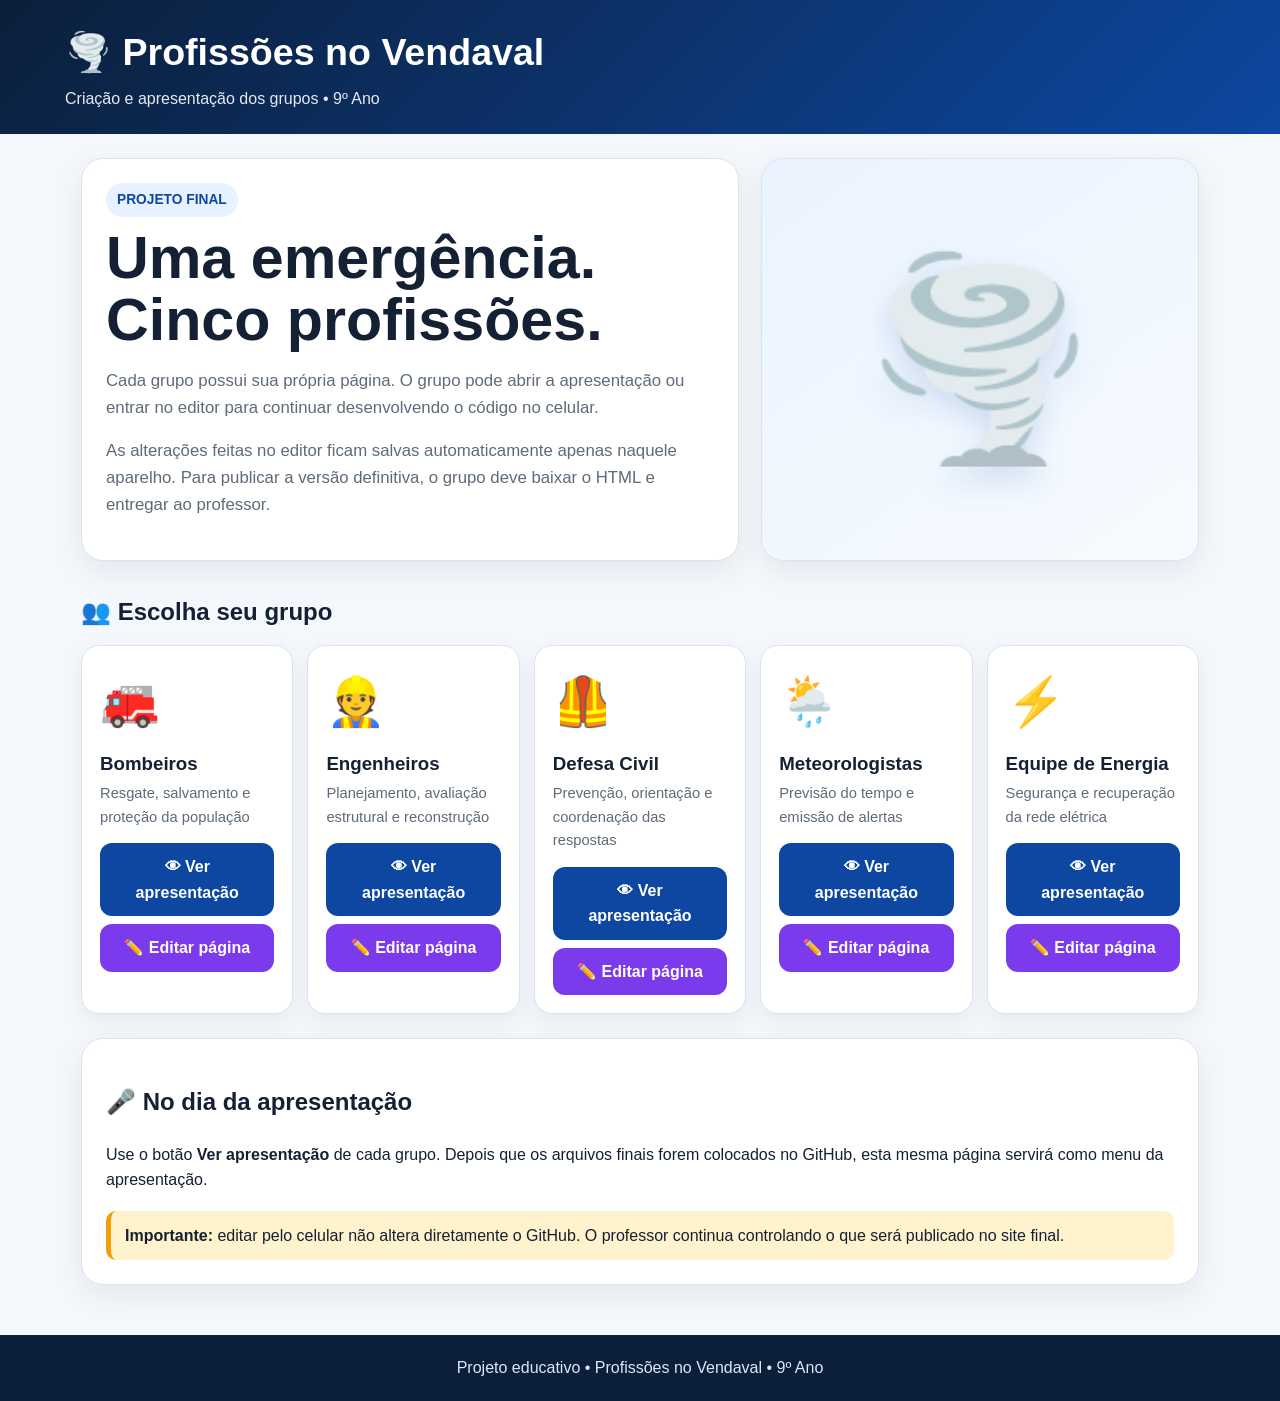
<file: index.html>
<!DOCTYPE html>
<html lang="pt-BR">
<head>
  <meta charset="UTF-8">
  <meta name="viewport" content="width=device-width, initial-scale=1.0">
  <title>Profissões no Vendaval | Apresentação dos Grupos</title>
  <link rel="stylesheet" href="styles.css">
</head>
<body>

<header class="site-header">
  <div class="header-inner">
    <div class="brand">
      <h1>🌪️ Profissões no Vendaval</h1>
      <p>Criação e apresentação dos grupos • 9º Ano</p>
    </div>
  </div>
</header>

<main>
  <section class="hero">
    <article class="panel">
      <span class="eyebrow">PROJETO FINAL</span>
      <h2>Uma emergência.<br>Cinco profissões.</h2>
      <p>
        Cada grupo possui sua própria página. O grupo pode abrir a apresentação
        ou entrar no editor para continuar desenvolvendo o código no celular.
      </p>
      <p>
        As alterações feitas no editor ficam salvas automaticamente apenas naquele aparelho.
        Para publicar a versão definitiva, o grupo deve baixar o HTML e entregar ao professor.
      </p>
    </article>

    <aside class="panel illustration">
      <div class="big-icon">🌪️</div>
    </aside>
  </section>

  <h2 class="section-title">👥 Escolha seu grupo</h2>

  <section class="cards">
    
    <article class="prof-card">
      <div class="icon">🚒</div>
      <h3>Bombeiros</h3>
      <p>Resgate, salvamento e proteção da população</p>

      <div class="card-actions">
        <a class="btn" href="bombeiros.html">👁 Ver apresentação</a>
        <a class="btn edit" href="editar-bombeiros.html">✏️ Editar página</a>
      </div>
    </article>

    <article class="prof-card">
      <div class="icon">👷</div>
      <h3>Engenheiros</h3>
      <p>Planejamento, avaliação estrutural e reconstrução</p>

      <div class="card-actions">
        <a class="btn" href="engenheiros.html">👁 Ver apresentação</a>
        <a class="btn edit" href="editar-engenheiros.html">✏️ Editar página</a>
      </div>
    </article>

    <article class="prof-card">
      <div class="icon">🦺</div>
      <h3>Defesa Civil</h3>
      <p>Prevenção, orientação e coordenação das respostas</p>

      <div class="card-actions">
        <a class="btn" href="defesa-civil.html">👁 Ver apresentação</a>
        <a class="btn edit" href="editar-defesa-civil.html">✏️ Editar página</a>
      </div>
    </article>

    <article class="prof-card">
      <div class="icon">🌦️</div>
      <h3>Meteorologistas</h3>
      <p>Previsão do tempo e emissão de alertas</p>

      <div class="card-actions">
        <a class="btn" href="meteorologistas.html">👁 Ver apresentação</a>
        <a class="btn edit" href="editar-meteorologistas.html">✏️ Editar página</a>
      </div>
    </article>

    <article class="prof-card">
      <div class="icon">⚡</div>
      <h3>Equipe de Energia</h3>
      <p>Segurança e recuperação da rede elétrica</p>

      <div class="card-actions">
        <a class="btn" href="energia.html">👁 Ver apresentação</a>
        <a class="btn edit" href="editar-energia.html">✏️ Editar página</a>
      </div>
    </article>

  </section>

  <section class="panel" style="margin-top:24px;">
    <h2>🎤 No dia da apresentação</h2>
    <p>
      Use o botão <strong>Ver apresentação</strong> de cada grupo. Depois que os arquivos
      finais forem colocados no GitHub, esta mesma página servirá como menu da apresentação.
    </p>
    <div class="edit-note">
      <strong>Importante:</strong> editar pelo celular não altera diretamente o GitHub.
      O professor continua controlando o que será publicado no site final.
    </div>
  </section>
</main>

<footer>
  Projeto educativo • Profissões no Vendaval • 9º Ano
</footer>

</body>
</html>
</file>
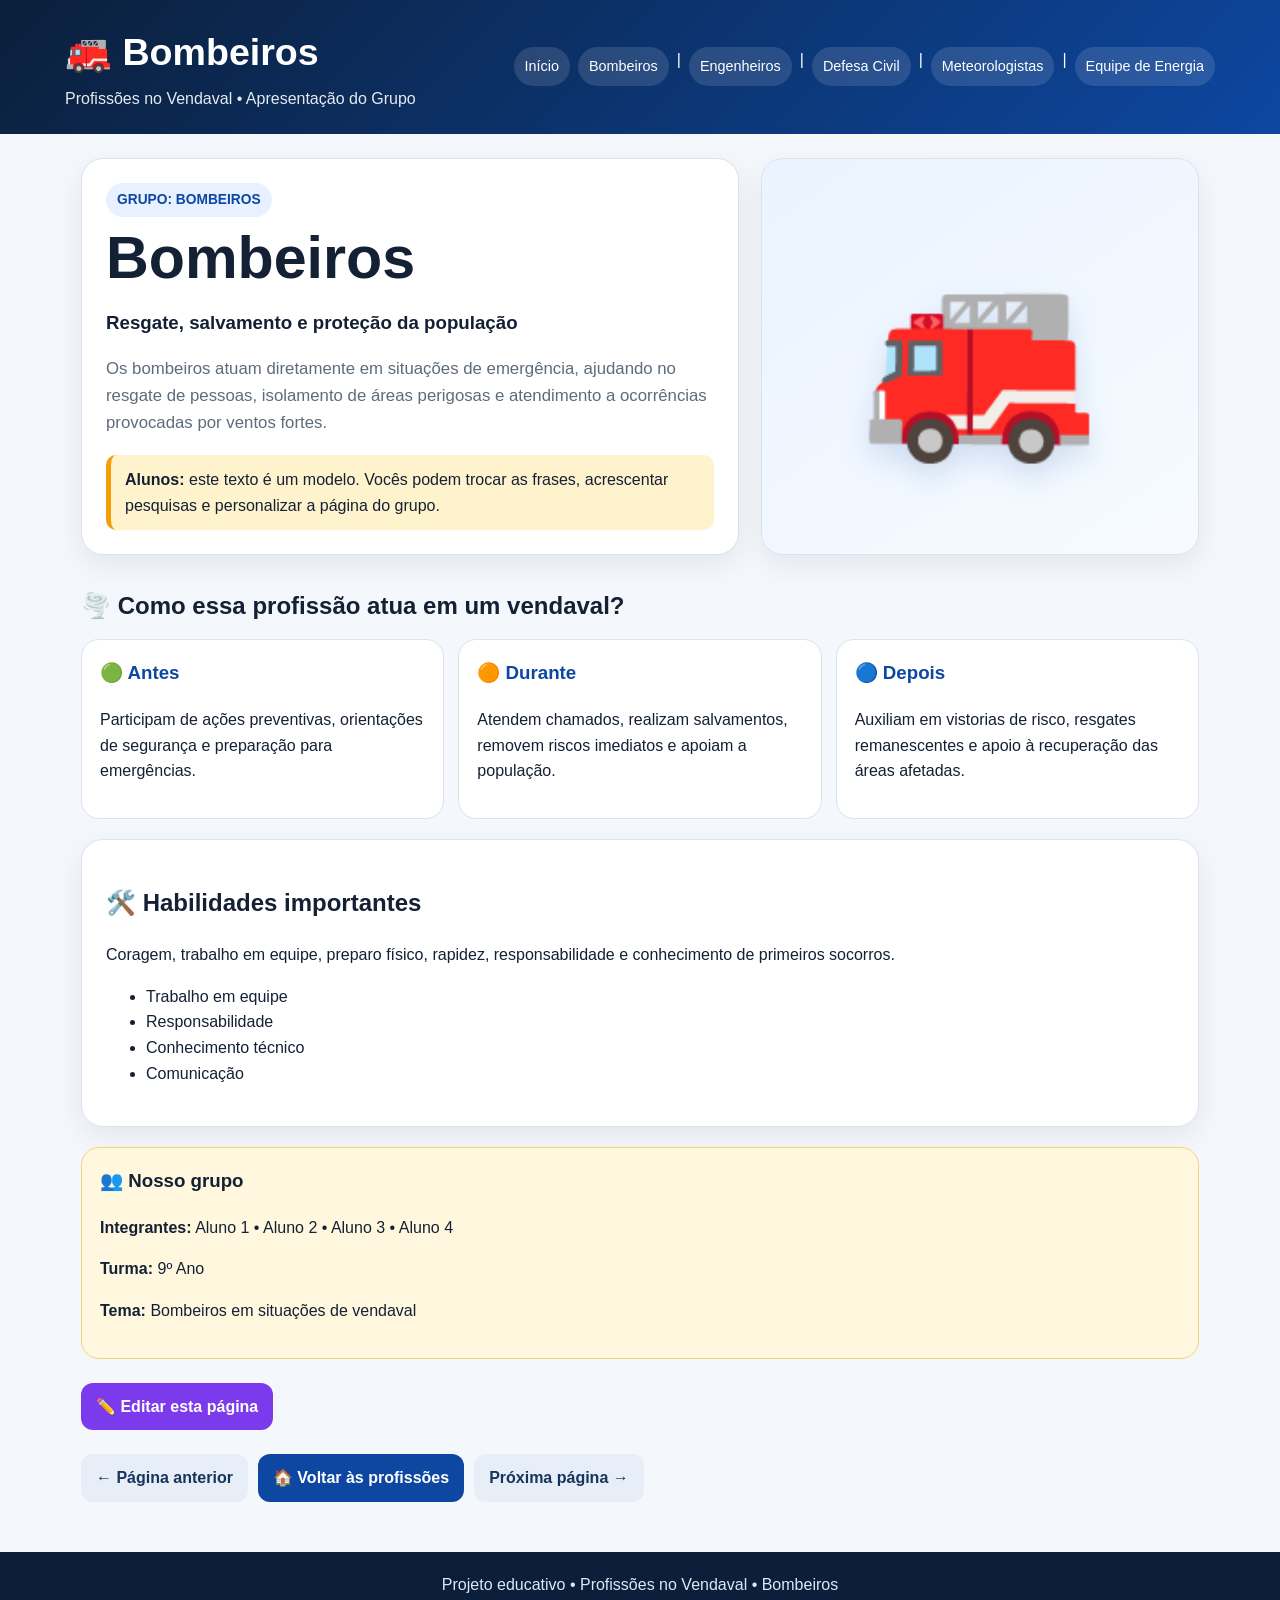
<file: bombeiros.html>
<!DOCTYPE html>
<html lang="pt-BR">
<head>
  <meta charset="UTF-8">
  <meta name="viewport" content="width=device-width, initial-scale=1.0">
  <title>Bombeiros | Profissões no Vendaval</title>
  <link rel="stylesheet" href="styles.css">
</head>
<body>

<header class="site-header">
  <div class="header-inner">
    <div class="brand">
      <h1>🚒 Bombeiros</h1>
      <p>Profissões no Vendaval • Apresentação do Grupo</p>
    </div>
    <nav class="top-nav">
      <a href="index.html">Início</a>
      <a href="bombeiros.html">Bombeiros</a> | <a href="engenheiros.html">Engenheiros</a> | <a href="defesa-civil.html">Defesa Civil</a> | <a href="meteorologistas.html">Meteorologistas</a> | <a href="energia.html">Equipe de Energia</a>
    </nav>
  </div>
</header>

<main>
  <section class="hero">
    <article class="panel">
      <span class="eyebrow">GRUPO: BOMBEIROS</span>

      <!-- ALTERE AQUI O TÍTULO OU A FRASE DO GRUPO -->
      <h2>Bombeiros</h2>
      <h3>Resgate, salvamento e proteção da população</h3>

      <!-- ALTERE AQUI A APRESENTAÇÃO -->
      <p>Os bombeiros atuam diretamente em situações de emergência, ajudando no resgate de pessoas, isolamento de áreas perigosas e atendimento a ocorrências provocadas por ventos fortes.</p>

      <div class="edit-note">
        <strong>Alunos:</strong> este texto é um modelo. Vocês podem trocar as frases,
        acrescentar pesquisas e personalizar a página do grupo.
      </div>
    </article>

    <aside class="panel illustration">
      <div class="big-icon">🚒</div>
    </aside>
  </section>

  <h2 class="section-title">🌪️ Como essa profissão atua em um vendaval?</h2>

  <section class="info-grid">
    <article class="info-box">
      <h3>🟢 Antes</h3>
      <p>Participam de ações preventivas, orientações de segurança e preparação para emergências.</p>
    </article>

    <article class="info-box">
      <h3>🟠 Durante</h3>
      <p>Atendem chamados, realizam salvamentos, removem riscos imediatos e apoiam a população.</p>
    </article>

    <article class="info-box">
      <h3>🔵 Depois</h3>
      <p>Auxiliam em vistorias de risco, resgates remanescentes e apoio à recuperação das áreas afetadas.</p>
    </article>
  </section>

  <section class="panel" style="margin-top:20px;">
    <h2>🛠️ Habilidades importantes</h2>
    <p>Coragem, trabalho em equipe, preparo físico, rapidez, responsabilidade e conhecimento de primeiros socorros.</p>

    <!-- O GRUPO PODE CRIAR NOVOS ITENS AQUI -->
    <ul>
      <li>Trabalho em equipe</li>
      <li>Responsabilidade</li>
      <li>Conhecimento técnico</li>
      <li>Comunicação</li>
    </ul>
  </section>

  <section class="group-box">
    <h3>👥 Nosso grupo</h3>

    <!-- ALTERE AQUI OS NOMES DOS ALUNOS -->
    <p><strong>Integrantes:</strong> Aluno 1 • Aluno 2 • Aluno 3 • Aluno 4</p>

    <!-- ALTERE AQUI A TURMA -->
    <p><strong>Turma:</strong> 9º Ano</p>

    <p><strong>Tema:</strong> Bombeiros em situações de vendaval</p>
  </section>

  <div class="presentation-nav">
    <a class="btn edit" href="editar-bombeiros.html">✏️ Editar esta página</a>
  </div>

  <nav class="presentation-nav">
    <a class="btn secondary" href="energia.html">← Página anterior</a>
    <a class="btn" href="index.html">🏠 Voltar às profissões</a>
    <a class="btn secondary" href="engenheiros.html">Próxima página →</a>
  </nav>
</main>

<footer>
  Projeto educativo • Profissões no Vendaval • Bombeiros
</footer>

</body>
</html>
</file>
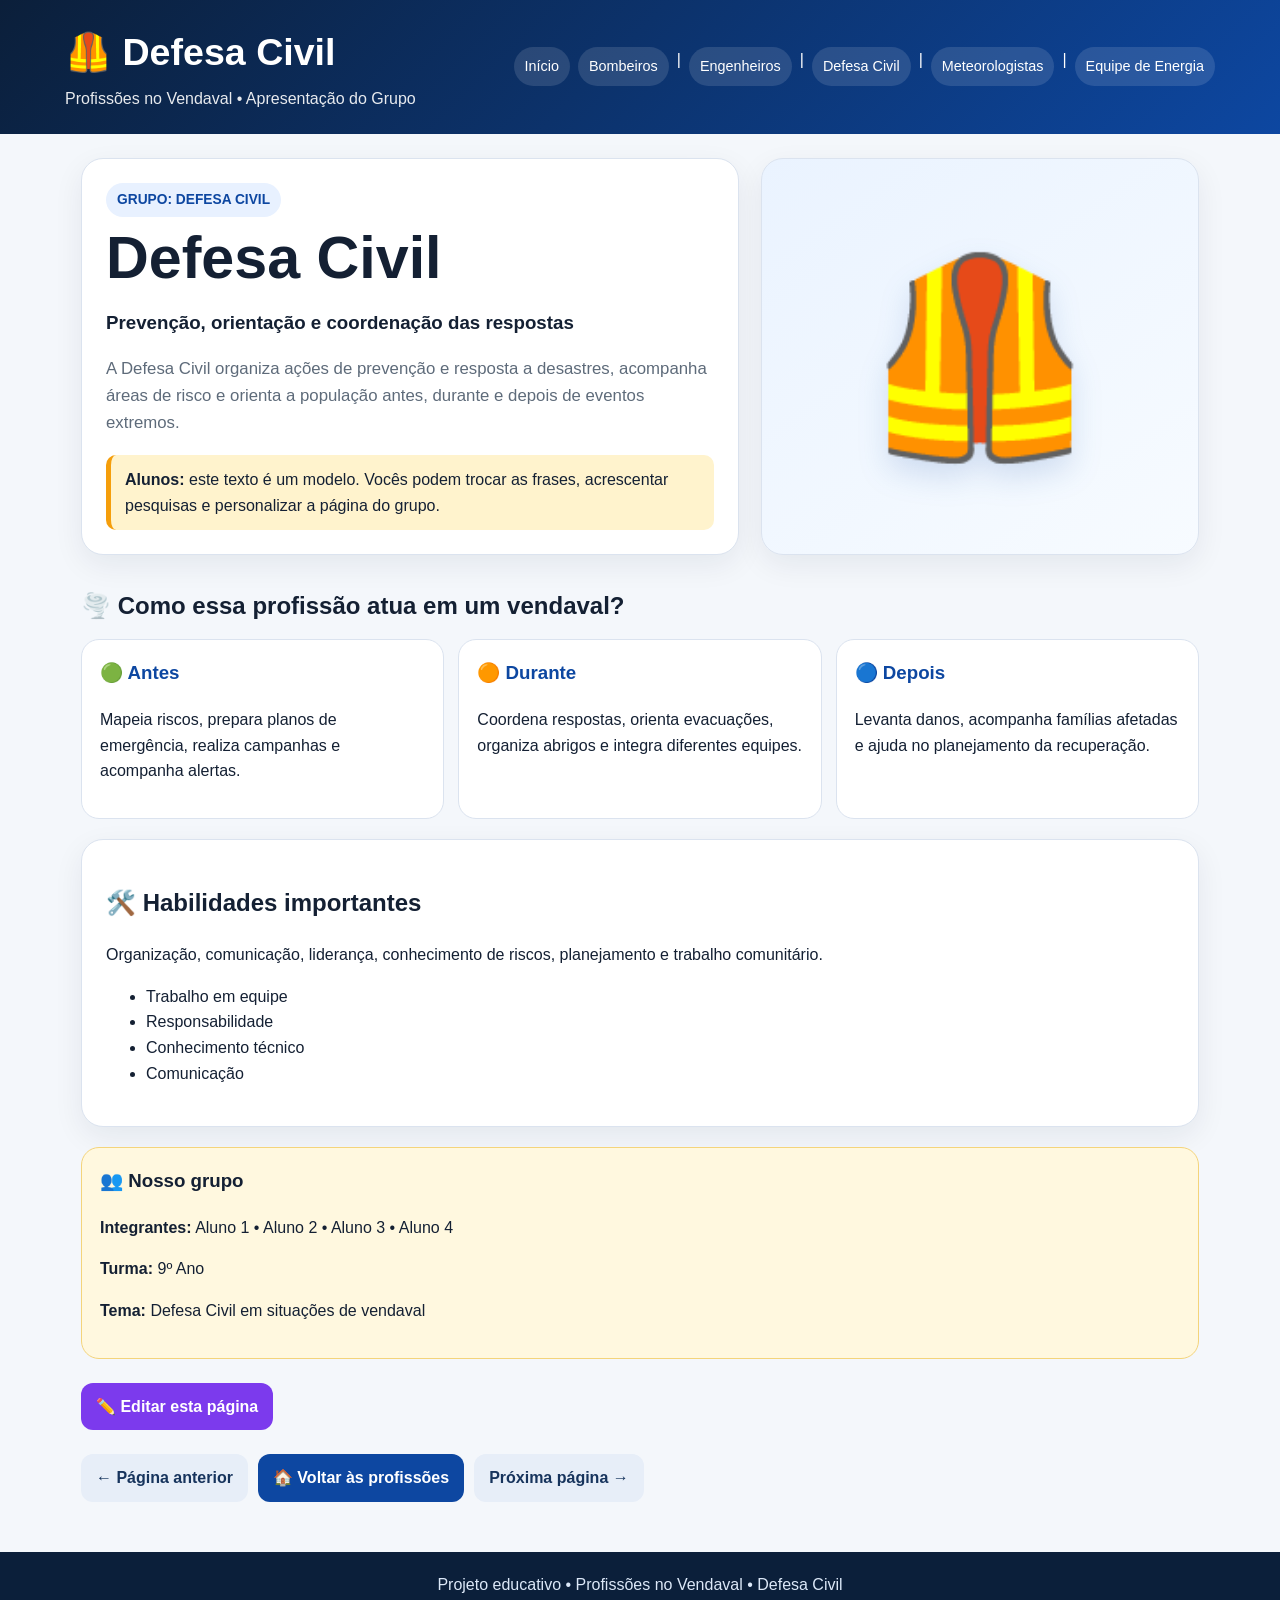
<file: defesa-civil.html>
<!DOCTYPE html>
<html lang="pt-BR">
<head>
  <meta charset="UTF-8">
  <meta name="viewport" content="width=device-width, initial-scale=1.0">
  <title>Defesa Civil | Profissões no Vendaval</title>
  <link rel="stylesheet" href="styles.css">
</head>
<body>

<header class="site-header">
  <div class="header-inner">
    <div class="brand">
      <h1>🦺 Defesa Civil</h1>
      <p>Profissões no Vendaval • Apresentação do Grupo</p>
    </div>
    <nav class="top-nav">
      <a href="index.html">Início</a>
      <a href="bombeiros.html">Bombeiros</a> | <a href="engenheiros.html">Engenheiros</a> | <a href="defesa-civil.html">Defesa Civil</a> | <a href="meteorologistas.html">Meteorologistas</a> | <a href="energia.html">Equipe de Energia</a>
    </nav>
  </div>
</header>

<main>
  <section class="hero">
    <article class="panel">
      <span class="eyebrow">GRUPO: DEFESA CIVIL</span>

      <!-- ALTERE AQUI O TÍTULO OU A FRASE DO GRUPO -->
      <h2>Defesa Civil</h2>
      <h3>Prevenção, orientação e coordenação das respostas</h3>

      <!-- ALTERE AQUI A APRESENTAÇÃO -->
      <p>A Defesa Civil organiza ações de prevenção e resposta a desastres, acompanha áreas de risco e orienta a população antes, durante e depois de eventos extremos.</p>

      <div class="edit-note">
        <strong>Alunos:</strong> este texto é um modelo. Vocês podem trocar as frases,
        acrescentar pesquisas e personalizar a página do grupo.
      </div>
    </article>

    <aside class="panel illustration">
      <div class="big-icon">🦺</div>
    </aside>
  </section>

  <h2 class="section-title">🌪️ Como essa profissão atua em um vendaval?</h2>

  <section class="info-grid">
    <article class="info-box">
      <h3>🟢 Antes</h3>
      <p>Mapeia riscos, prepara planos de emergência, realiza campanhas e acompanha alertas.</p>
    </article>

    <article class="info-box">
      <h3>🟠 Durante</h3>
      <p>Coordena respostas, orienta evacuações, organiza abrigos e integra diferentes equipes.</p>
    </article>

    <article class="info-box">
      <h3>🔵 Depois</h3>
      <p>Levanta danos, acompanha famílias afetadas e ajuda no planejamento da recuperação.</p>
    </article>
  </section>

  <section class="panel" style="margin-top:20px;">
    <h2>🛠️ Habilidades importantes</h2>
    <p>Organização, comunicação, liderança, conhecimento de riscos, planejamento e trabalho comunitário.</p>

    <!-- O GRUPO PODE CRIAR NOVOS ITENS AQUI -->
    <ul>
      <li>Trabalho em equipe</li>
      <li>Responsabilidade</li>
      <li>Conhecimento técnico</li>
      <li>Comunicação</li>
    </ul>
  </section>

  <section class="group-box">
    <h3>👥 Nosso grupo</h3>

    <!-- ALTERE AQUI OS NOMES DOS ALUNOS -->
    <p><strong>Integrantes:</strong> Aluno 1 • Aluno 2 • Aluno 3 • Aluno 4</p>

    <!-- ALTERE AQUI A TURMA -->
    <p><strong>Turma:</strong> 9º Ano</p>

    <p><strong>Tema:</strong> Defesa Civil em situações de vendaval</p>
  </section>

  <div class="presentation-nav">
    <a class="btn edit" href="editar-defesa-civil.html">✏️ Editar esta página</a>
  </div>

  <nav class="presentation-nav">
    <a class="btn secondary" href="engenheiros.html">← Página anterior</a>
    <a class="btn" href="index.html">🏠 Voltar às profissões</a>
    <a class="btn secondary" href="meteorologistas.html">Próxima página →</a>
  </nav>
</main>

<footer>
  Projeto educativo • Profissões no Vendaval • Defesa Civil
</footer>

</body>
</html>
</file>
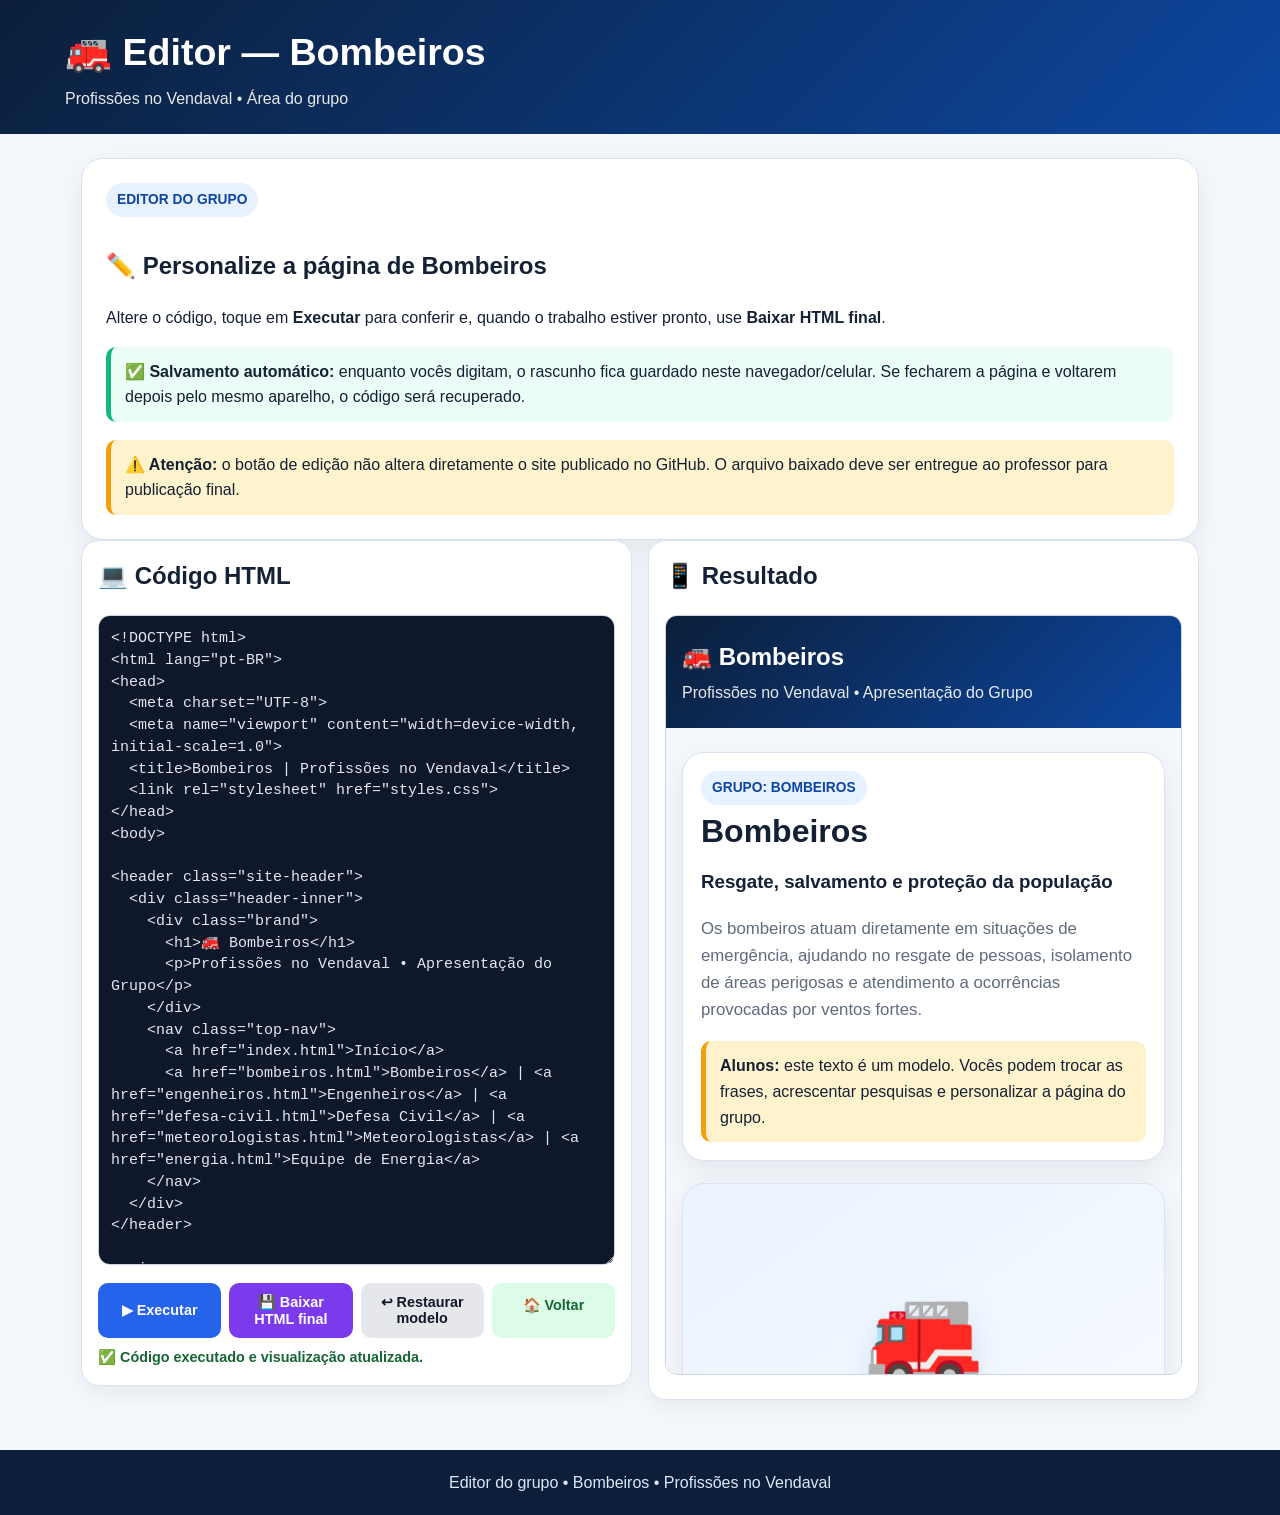
<file: editar-bombeiros.html>
<!DOCTYPE html>
<html lang="pt-BR">
<head>
  <meta charset="UTF-8">
  <meta name="viewport" content="width=device-width, initial-scale=1.0">
  <meta name="theme-color" content="#0d47a1">
  <title>Editar Bombeiros | Profissões no Vendaval</title>
  <link rel="stylesheet" href="styles.css">
</head>
<body>

<header class="site-header">
  <div class="header-inner">
    <div class="brand">
      <h1>🚒 Editor — Bombeiros</h1>
      <p>Profissões no Vendaval • Área do grupo</p>
    </div>
  </div>
</header>

<main>
  <section class="panel">
    <span class="eyebrow">EDITOR DO GRUPO</span>
    <h2>✏️ Personalize a página de Bombeiros</h2>
    <p>
      Altere o código, toque em <strong>Executar</strong> para conferir e,
      quando o trabalho estiver pronto, use <strong>Baixar HTML final</strong>.
    </p>

    <div class="autosave-note">
      <strong>✅ Salvamento automático:</strong>
      enquanto vocês digitam, o rascunho fica guardado neste navegador/celular.
      Se fecharem a página e voltarem depois pelo mesmo aparelho, o código será recuperado.
    </div>

    <div class="edit-note">
      <strong>⚠️ Atenção:</strong>
      o botão de edição não altera diretamente o site publicado no GitHub.
      O arquivo baixado deve ser entregue ao professor para publicação final.
    </div>
  </section>

  <section class="editor-layout">
    <article class="editor-card">
      <h2>💻 Código HTML</h2>

      <textarea
        id="editor"
        class="code-editor"
        spellcheck="false"
        autocapitalize="off"
        autocomplete="off"
      >&lt;!DOCTYPE html&gt;
&lt;html lang=&quot;pt-BR&quot;&gt;
&lt;head&gt;
  &lt;meta charset=&quot;UTF-8&quot;&gt;
  &lt;meta name=&quot;viewport&quot; content=&quot;width=device-width, initial-scale=1.0&quot;&gt;
  &lt;title&gt;Bombeiros | Profissões no Vendaval&lt;/title&gt;
  &lt;link rel=&quot;stylesheet&quot; href=&quot;styles.css&quot;&gt;
&lt;/head&gt;
&lt;body&gt;

&lt;header class=&quot;site-header&quot;&gt;
  &lt;div class=&quot;header-inner&quot;&gt;
    &lt;div class=&quot;brand&quot;&gt;
      &lt;h1&gt;🚒 Bombeiros&lt;/h1&gt;
      &lt;p&gt;Profissões no Vendaval • Apresentação do Grupo&lt;/p&gt;
    &lt;/div&gt;
    &lt;nav class=&quot;top-nav&quot;&gt;
      &lt;a href=&quot;index.html&quot;&gt;Início&lt;/a&gt;
      &lt;a href=&quot;bombeiros.html&quot;&gt;Bombeiros&lt;/a&gt; | &lt;a href=&quot;engenheiros.html&quot;&gt;Engenheiros&lt;/a&gt; | &lt;a href=&quot;defesa-civil.html&quot;&gt;Defesa Civil&lt;/a&gt; | &lt;a href=&quot;meteorologistas.html&quot;&gt;Meteorologistas&lt;/a&gt; | &lt;a href=&quot;energia.html&quot;&gt;Equipe de Energia&lt;/a&gt;
    &lt;/nav&gt;
  &lt;/div&gt;
&lt;/header&gt;

&lt;main&gt;
  &lt;section class=&quot;hero&quot;&gt;
    &lt;article class=&quot;panel&quot;&gt;
      &lt;span class=&quot;eyebrow&quot;&gt;GRUPO: BOMBEIROS&lt;/span&gt;

      &lt;!-- ALTERE AQUI O TÍTULO OU A FRASE DO GRUPO --&gt;
      &lt;h2&gt;Bombeiros&lt;/h2&gt;
      &lt;h3&gt;Resgate, salvamento e proteção da população&lt;/h3&gt;

      &lt;!-- ALTERE AQUI A APRESENTAÇÃO --&gt;
      &lt;p&gt;Os bombeiros atuam diretamente em situações de emergência, ajudando no resgate de pessoas, isolamento de áreas perigosas e atendimento a ocorrências provocadas por ventos fortes.&lt;/p&gt;

      &lt;div class=&quot;edit-note&quot;&gt;
        &lt;strong&gt;Alunos:&lt;/strong&gt; este texto é um modelo. Vocês podem trocar as frases,
        acrescentar pesquisas e personalizar a página do grupo.
      &lt;/div&gt;
    &lt;/article&gt;

    &lt;aside class=&quot;panel illustration&quot;&gt;
      &lt;div class=&quot;big-icon&quot;&gt;🚒&lt;/div&gt;
    &lt;/aside&gt;
  &lt;/section&gt;

  &lt;h2 class=&quot;section-title&quot;&gt;🌪️ Como essa profissão atua em um vendaval?&lt;/h2&gt;

  &lt;section class=&quot;info-grid&quot;&gt;
    &lt;article class=&quot;info-box&quot;&gt;
      &lt;h3&gt;🟢 Antes&lt;/h3&gt;
      &lt;p&gt;Participam de ações preventivas, orientações de segurança e preparação para emergências.&lt;/p&gt;
    &lt;/article&gt;

    &lt;article class=&quot;info-box&quot;&gt;
      &lt;h3&gt;🟠 Durante&lt;/h3&gt;
      &lt;p&gt;Atendem chamados, realizam salvamentos, removem riscos imediatos e apoiam a população.&lt;/p&gt;
    &lt;/article&gt;

    &lt;article class=&quot;info-box&quot;&gt;
      &lt;h3&gt;🔵 Depois&lt;/h3&gt;
      &lt;p&gt;Auxiliam em vistorias de risco, resgates remanescentes e apoio à recuperação das áreas afetadas.&lt;/p&gt;
    &lt;/article&gt;
  &lt;/section&gt;

  &lt;section class=&quot;panel&quot; style=&quot;margin-top:20px;&quot;&gt;
    &lt;h2&gt;🛠️ Habilidades importantes&lt;/h2&gt;
    &lt;p&gt;Coragem, trabalho em equipe, preparo físico, rapidez, responsabilidade e conhecimento de primeiros socorros.&lt;/p&gt;

    &lt;!-- O GRUPO PODE CRIAR NOVOS ITENS AQUI --&gt;
    &lt;ul&gt;
      &lt;li&gt;Trabalho em equipe&lt;/li&gt;
      &lt;li&gt;Responsabilidade&lt;/li&gt;
      &lt;li&gt;Conhecimento técnico&lt;/li&gt;
      &lt;li&gt;Comunicação&lt;/li&gt;
    &lt;/ul&gt;
  &lt;/section&gt;

  &lt;section class=&quot;group-box&quot;&gt;
    &lt;h3&gt;👥 Nosso grupo&lt;/h3&gt;

    &lt;!-- ALTERE AQUI OS NOMES DOS ALUNOS --&gt;
    &lt;p&gt;&lt;strong&gt;Integrantes:&lt;/strong&gt; Aluno 1 • Aluno 2 • Aluno 3 • Aluno 4&lt;/p&gt;

    &lt;!-- ALTERE AQUI A TURMA --&gt;
    &lt;p&gt;&lt;strong&gt;Turma:&lt;/strong&gt; 9º Ano&lt;/p&gt;

    &lt;p&gt;&lt;strong&gt;Tema:&lt;/strong&gt; Bombeiros em situações de vendaval&lt;/p&gt;
  &lt;/section&gt;

  &lt;div class=&quot;presentation-nav&quot;&gt;
    &lt;a class=&quot;btn edit&quot; href=&quot;editar-bombeiros.html&quot;&gt;✏️ Editar esta página&lt;/a&gt;
  &lt;/div&gt;

  &lt;nav class=&quot;presentation-nav&quot;&gt;
    &lt;a class=&quot;btn secondary&quot; href=&quot;energia.html&quot;&gt;← Página anterior&lt;/a&gt;
    &lt;a class=&quot;btn&quot; href=&quot;index.html&quot;&gt;🏠 Voltar às profissões&lt;/a&gt;
    &lt;a class=&quot;btn secondary&quot; href=&quot;engenheiros.html&quot;&gt;Próxima página →&lt;/a&gt;
  &lt;/nav&gt;
&lt;/main&gt;

&lt;footer&gt;
  Projeto educativo • Profissões no Vendaval • Bombeiros
&lt;/footer&gt;

&lt;/body&gt;
&lt;/html&gt;
</textarea>

      <div class="editor-buttons">
        <button id="runBtn" class="run-btn">▶ Executar</button>
        <button id="downloadBtn" class="download-btn">💾 Baixar HTML final</button>
        <button id="restoreBtn" class="restore-btn">↩ Restaurar modelo</button>
        <a class="back-btn" href="index.html">🏠 Voltar</a>
      </div>

      <div id="status" class="save-status" aria-live="polite"></div>
    </article>

    <article class="editor-card">
      <h2>📱 Resultado</h2>
      <iframe
        id="preview"
        class="preview-frame"
        title="Visualização da página de Bombeiros"
      ></iframe>
    </article>
  </section>
</main>

<footer>
  Editor do grupo • Bombeiros • Profissões no Vendaval
</footer>

<script>
  const editor = document.getElementById("editor");
  const preview = document.getElementById("preview");
  const status = document.getElementById("status");

  const STORAGE_KEY = "vendaval-bombeiros-rascunho-v1";
  const ORIGINAL_CODE = editor.value;

  function showStatus(message) {
    status.textContent = message;
  }

  function runCode() {
    preview.srcdoc = editor.value;
    showStatus("✅ Código executado e visualização atualizada.");
  }

  function saveDraft() {
    localStorage.setItem(STORAGE_KEY, editor.value);
    showStatus("💚 Rascunho salvo automaticamente neste aparelho.");
  }

  function loadDraft() {
    const saved = localStorage.getItem(STORAGE_KEY);

    if (saved !== null) {
      editor.value = saved;
      showStatus("📱 Rascunho recuperado deste aparelho.");
    }
  }

  function downloadHtml() {
    const blob = new Blob([editor.value], {
      type: "text/html;charset=utf-8"
    });

    const url = URL.createObjectURL(blob);
    const link = document.createElement("a");

    link.href = url;
    link.download = "bombeiros.html";

    document.body.appendChild(link);
    link.click();
    link.remove();

    setTimeout(() => URL.revokeObjectURL(url), 1000);

    showStatus("💾 Arquivo bombeiros.html baixado. Entregue este arquivo ao professor.");
  }

  function restoreOriginal() {
    const ok = confirm("Restaurar o modelo original? O rascunho salvo neste aparelho será apagado.");

    if (!ok) return;

    editor.value = ORIGINAL_CODE;
    localStorage.removeItem(STORAGE_KEY);
    runCode();
    showStatus("↩ Modelo original restaurado.");
  }

  let autosaveTimer;

  editor.addEventListener("input", () => {
    clearTimeout(autosaveTimer);

    autosaveTimer = setTimeout(() => {
      saveDraft();
    }, 400);
  });

  editor.addEventListener("keydown", (event) => {
    if (event.key === "Tab") {
      event.preventDefault();

      const start = editor.selectionStart;
      const end = editor.selectionEnd;

      editor.value =
        editor.value.substring(0, start) +
        "    " +
        editor.value.substring(end);

      editor.selectionStart = editor.selectionEnd = start + 4;
      saveDraft();
    }
  });

  document.getElementById("runBtn").addEventListener("click", runCode);
  document.getElementById("downloadBtn").addEventListener("click", downloadHtml);
  document.getElementById("restoreBtn").addEventListener("click", restoreOriginal);

  loadDraft();
  runCode();
</script>

</body>
</html>
</file>
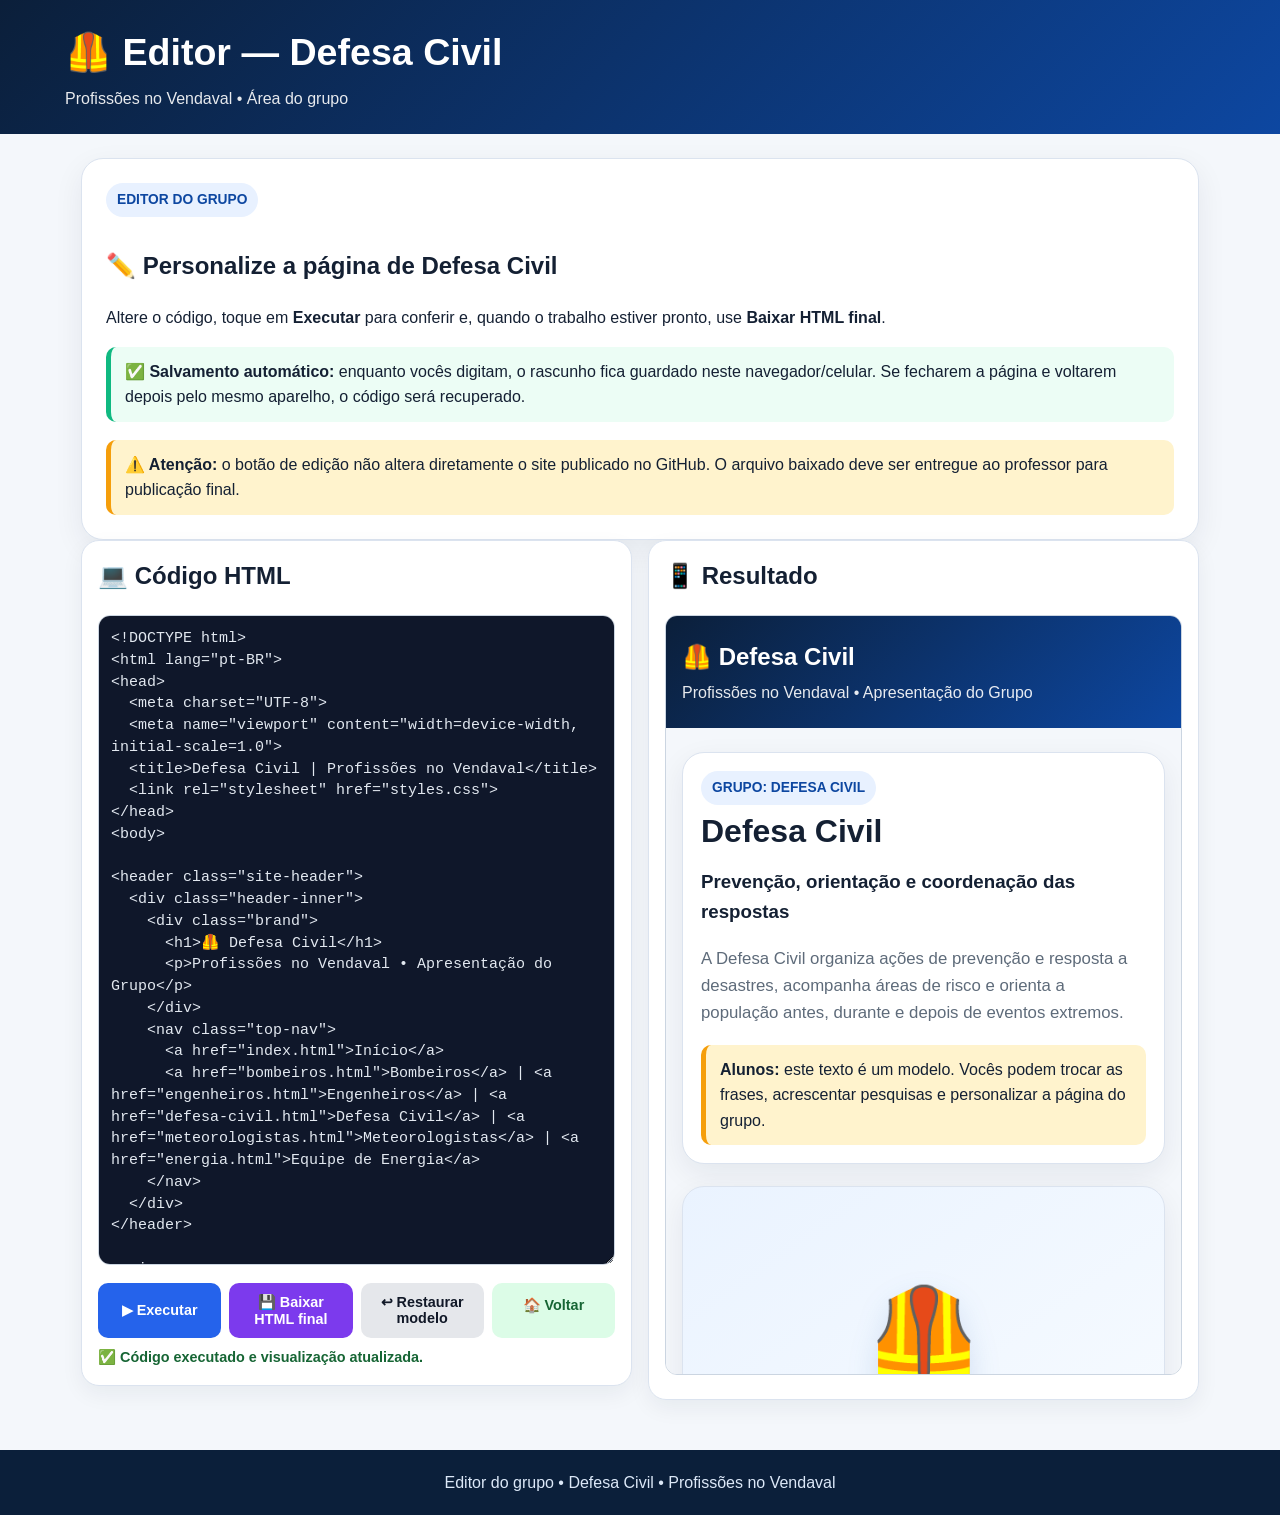
<file: editar-defesa-civil.html>
<!DOCTYPE html>
<html lang="pt-BR">
<head>
  <meta charset="UTF-8">
  <meta name="viewport" content="width=device-width, initial-scale=1.0">
  <meta name="theme-color" content="#0d47a1">
  <title>Editar Defesa Civil | Profissões no Vendaval</title>
  <link rel="stylesheet" href="styles.css">
</head>
<body>

<header class="site-header">
  <div class="header-inner">
    <div class="brand">
      <h1>🦺 Editor — Defesa Civil</h1>
      <p>Profissões no Vendaval • Área do grupo</p>
    </div>
  </div>
</header>

<main>
  <section class="panel">
    <span class="eyebrow">EDITOR DO GRUPO</span>
    <h2>✏️ Personalize a página de Defesa Civil</h2>
    <p>
      Altere o código, toque em <strong>Executar</strong> para conferir e,
      quando o trabalho estiver pronto, use <strong>Baixar HTML final</strong>.
    </p>

    <div class="autosave-note">
      <strong>✅ Salvamento automático:</strong>
      enquanto vocês digitam, o rascunho fica guardado neste navegador/celular.
      Se fecharem a página e voltarem depois pelo mesmo aparelho, o código será recuperado.
    </div>

    <div class="edit-note">
      <strong>⚠️ Atenção:</strong>
      o botão de edição não altera diretamente o site publicado no GitHub.
      O arquivo baixado deve ser entregue ao professor para publicação final.
    </div>
  </section>

  <section class="editor-layout">
    <article class="editor-card">
      <h2>💻 Código HTML</h2>

      <textarea
        id="editor"
        class="code-editor"
        spellcheck="false"
        autocapitalize="off"
        autocomplete="off"
      >&lt;!DOCTYPE html&gt;
&lt;html lang=&quot;pt-BR&quot;&gt;
&lt;head&gt;
  &lt;meta charset=&quot;UTF-8&quot;&gt;
  &lt;meta name=&quot;viewport&quot; content=&quot;width=device-width, initial-scale=1.0&quot;&gt;
  &lt;title&gt;Defesa Civil | Profissões no Vendaval&lt;/title&gt;
  &lt;link rel=&quot;stylesheet&quot; href=&quot;styles.css&quot;&gt;
&lt;/head&gt;
&lt;body&gt;

&lt;header class=&quot;site-header&quot;&gt;
  &lt;div class=&quot;header-inner&quot;&gt;
    &lt;div class=&quot;brand&quot;&gt;
      &lt;h1&gt;🦺 Defesa Civil&lt;/h1&gt;
      &lt;p&gt;Profissões no Vendaval • Apresentação do Grupo&lt;/p&gt;
    &lt;/div&gt;
    &lt;nav class=&quot;top-nav&quot;&gt;
      &lt;a href=&quot;index.html&quot;&gt;Início&lt;/a&gt;
      &lt;a href=&quot;bombeiros.html&quot;&gt;Bombeiros&lt;/a&gt; | &lt;a href=&quot;engenheiros.html&quot;&gt;Engenheiros&lt;/a&gt; | &lt;a href=&quot;defesa-civil.html&quot;&gt;Defesa Civil&lt;/a&gt; | &lt;a href=&quot;meteorologistas.html&quot;&gt;Meteorologistas&lt;/a&gt; | &lt;a href=&quot;energia.html&quot;&gt;Equipe de Energia&lt;/a&gt;
    &lt;/nav&gt;
  &lt;/div&gt;
&lt;/header&gt;

&lt;main&gt;
  &lt;section class=&quot;hero&quot;&gt;
    &lt;article class=&quot;panel&quot;&gt;
      &lt;span class=&quot;eyebrow&quot;&gt;GRUPO: DEFESA CIVIL&lt;/span&gt;

      &lt;!-- ALTERE AQUI O TÍTULO OU A FRASE DO GRUPO --&gt;
      &lt;h2&gt;Defesa Civil&lt;/h2&gt;
      &lt;h3&gt;Prevenção, orientação e coordenação das respostas&lt;/h3&gt;

      &lt;!-- ALTERE AQUI A APRESENTAÇÃO --&gt;
      &lt;p&gt;A Defesa Civil organiza ações de prevenção e resposta a desastres, acompanha áreas de risco e orienta a população antes, durante e depois de eventos extremos.&lt;/p&gt;

      &lt;div class=&quot;edit-note&quot;&gt;
        &lt;strong&gt;Alunos:&lt;/strong&gt; este texto é um modelo. Vocês podem trocar as frases,
        acrescentar pesquisas e personalizar a página do grupo.
      &lt;/div&gt;
    &lt;/article&gt;

    &lt;aside class=&quot;panel illustration&quot;&gt;
      &lt;div class=&quot;big-icon&quot;&gt;🦺&lt;/div&gt;
    &lt;/aside&gt;
  &lt;/section&gt;

  &lt;h2 class=&quot;section-title&quot;&gt;🌪️ Como essa profissão atua em um vendaval?&lt;/h2&gt;

  &lt;section class=&quot;info-grid&quot;&gt;
    &lt;article class=&quot;info-box&quot;&gt;
      &lt;h3&gt;🟢 Antes&lt;/h3&gt;
      &lt;p&gt;Mapeia riscos, prepara planos de emergência, realiza campanhas e acompanha alertas.&lt;/p&gt;
    &lt;/article&gt;

    &lt;article class=&quot;info-box&quot;&gt;
      &lt;h3&gt;🟠 Durante&lt;/h3&gt;
      &lt;p&gt;Coordena respostas, orienta evacuações, organiza abrigos e integra diferentes equipes.&lt;/p&gt;
    &lt;/article&gt;

    &lt;article class=&quot;info-box&quot;&gt;
      &lt;h3&gt;🔵 Depois&lt;/h3&gt;
      &lt;p&gt;Levanta danos, acompanha famílias afetadas e ajuda no planejamento da recuperação.&lt;/p&gt;
    &lt;/article&gt;
  &lt;/section&gt;

  &lt;section class=&quot;panel&quot; style=&quot;margin-top:20px;&quot;&gt;
    &lt;h2&gt;🛠️ Habilidades importantes&lt;/h2&gt;
    &lt;p&gt;Organização, comunicação, liderança, conhecimento de riscos, planejamento e trabalho comunitário.&lt;/p&gt;

    &lt;!-- O GRUPO PODE CRIAR NOVOS ITENS AQUI --&gt;
    &lt;ul&gt;
      &lt;li&gt;Trabalho em equipe&lt;/li&gt;
      &lt;li&gt;Responsabilidade&lt;/li&gt;
      &lt;li&gt;Conhecimento técnico&lt;/li&gt;
      &lt;li&gt;Comunicação&lt;/li&gt;
    &lt;/ul&gt;
  &lt;/section&gt;

  &lt;section class=&quot;group-box&quot;&gt;
    &lt;h3&gt;👥 Nosso grupo&lt;/h3&gt;

    &lt;!-- ALTERE AQUI OS NOMES DOS ALUNOS --&gt;
    &lt;p&gt;&lt;strong&gt;Integrantes:&lt;/strong&gt; Aluno 1 • Aluno 2 • Aluno 3 • Aluno 4&lt;/p&gt;

    &lt;!-- ALTERE AQUI A TURMA --&gt;
    &lt;p&gt;&lt;strong&gt;Turma:&lt;/strong&gt; 9º Ano&lt;/p&gt;

    &lt;p&gt;&lt;strong&gt;Tema:&lt;/strong&gt; Defesa Civil em situações de vendaval&lt;/p&gt;
  &lt;/section&gt;

  &lt;div class=&quot;presentation-nav&quot;&gt;
    &lt;a class=&quot;btn edit&quot; href=&quot;editar-defesa-civil.html&quot;&gt;✏️ Editar esta página&lt;/a&gt;
  &lt;/div&gt;

  &lt;nav class=&quot;presentation-nav&quot;&gt;
    &lt;a class=&quot;btn secondary&quot; href=&quot;engenheiros.html&quot;&gt;← Página anterior&lt;/a&gt;
    &lt;a class=&quot;btn&quot; href=&quot;index.html&quot;&gt;🏠 Voltar às profissões&lt;/a&gt;
    &lt;a class=&quot;btn secondary&quot; href=&quot;meteorologistas.html&quot;&gt;Próxima página →&lt;/a&gt;
  &lt;/nav&gt;
&lt;/main&gt;

&lt;footer&gt;
  Projeto educativo • Profissões no Vendaval • Defesa Civil
&lt;/footer&gt;

&lt;/body&gt;
&lt;/html&gt;
</textarea>

      <div class="editor-buttons">
        <button id="runBtn" class="run-btn">▶ Executar</button>
        <button id="downloadBtn" class="download-btn">💾 Baixar HTML final</button>
        <button id="restoreBtn" class="restore-btn">↩ Restaurar modelo</button>
        <a class="back-btn" href="index.html">🏠 Voltar</a>
      </div>

      <div id="status" class="save-status" aria-live="polite"></div>
    </article>

    <article class="editor-card">
      <h2>📱 Resultado</h2>
      <iframe
        id="preview"
        class="preview-frame"
        title="Visualização da página de Defesa Civil"
      ></iframe>
    </article>
  </section>
</main>

<footer>
  Editor do grupo • Defesa Civil • Profissões no Vendaval
</footer>

<script>
  const editor = document.getElementById("editor");
  const preview = document.getElementById("preview");
  const status = document.getElementById("status");

  const STORAGE_KEY = "vendaval-defesa-civil-rascunho-v1";
  const ORIGINAL_CODE = editor.value;

  function showStatus(message) {
    status.textContent = message;
  }

  function runCode() {
    preview.srcdoc = editor.value;
    showStatus("✅ Código executado e visualização atualizada.");
  }

  function saveDraft() {
    localStorage.setItem(STORAGE_KEY, editor.value);
    showStatus("💚 Rascunho salvo automaticamente neste aparelho.");
  }

  function loadDraft() {
    const saved = localStorage.getItem(STORAGE_KEY);

    if (saved !== null) {
      editor.value = saved;
      showStatus("📱 Rascunho recuperado deste aparelho.");
    }
  }

  function downloadHtml() {
    const blob = new Blob([editor.value], {
      type: "text/html;charset=utf-8"
    });

    const url = URL.createObjectURL(blob);
    const link = document.createElement("a");

    link.href = url;
    link.download = "defesa-civil.html";

    document.body.appendChild(link);
    link.click();
    link.remove();

    setTimeout(() => URL.revokeObjectURL(url), 1000);

    showStatus("💾 Arquivo defesa-civil.html baixado. Entregue este arquivo ao professor.");
  }

  function restoreOriginal() {
    const ok = confirm("Restaurar o modelo original? O rascunho salvo neste aparelho será apagado.");

    if (!ok) return;

    editor.value = ORIGINAL_CODE;
    localStorage.removeItem(STORAGE_KEY);
    runCode();
    showStatus("↩ Modelo original restaurado.");
  }

  let autosaveTimer;

  editor.addEventListener("input", () => {
    clearTimeout(autosaveTimer);

    autosaveTimer = setTimeout(() => {
      saveDraft();
    }, 400);
  });

  editor.addEventListener("keydown", (event) => {
    if (event.key === "Tab") {
      event.preventDefault();

      const start = editor.selectionStart;
      const end = editor.selectionEnd;

      editor.value =
        editor.value.substring(0, start) +
        "    " +
        editor.value.substring(end);

      editor.selectionStart = editor.selectionEnd = start + 4;
      saveDraft();
    }
  });

  document.getElementById("runBtn").addEventListener("click", runCode);
  document.getElementById("downloadBtn").addEventListener("click", downloadHtml);
  document.getElementById("restoreBtn").addEventListener("click", restoreOriginal);

  loadDraft();
  runCode();
</script>

</body>
</html>
</file>
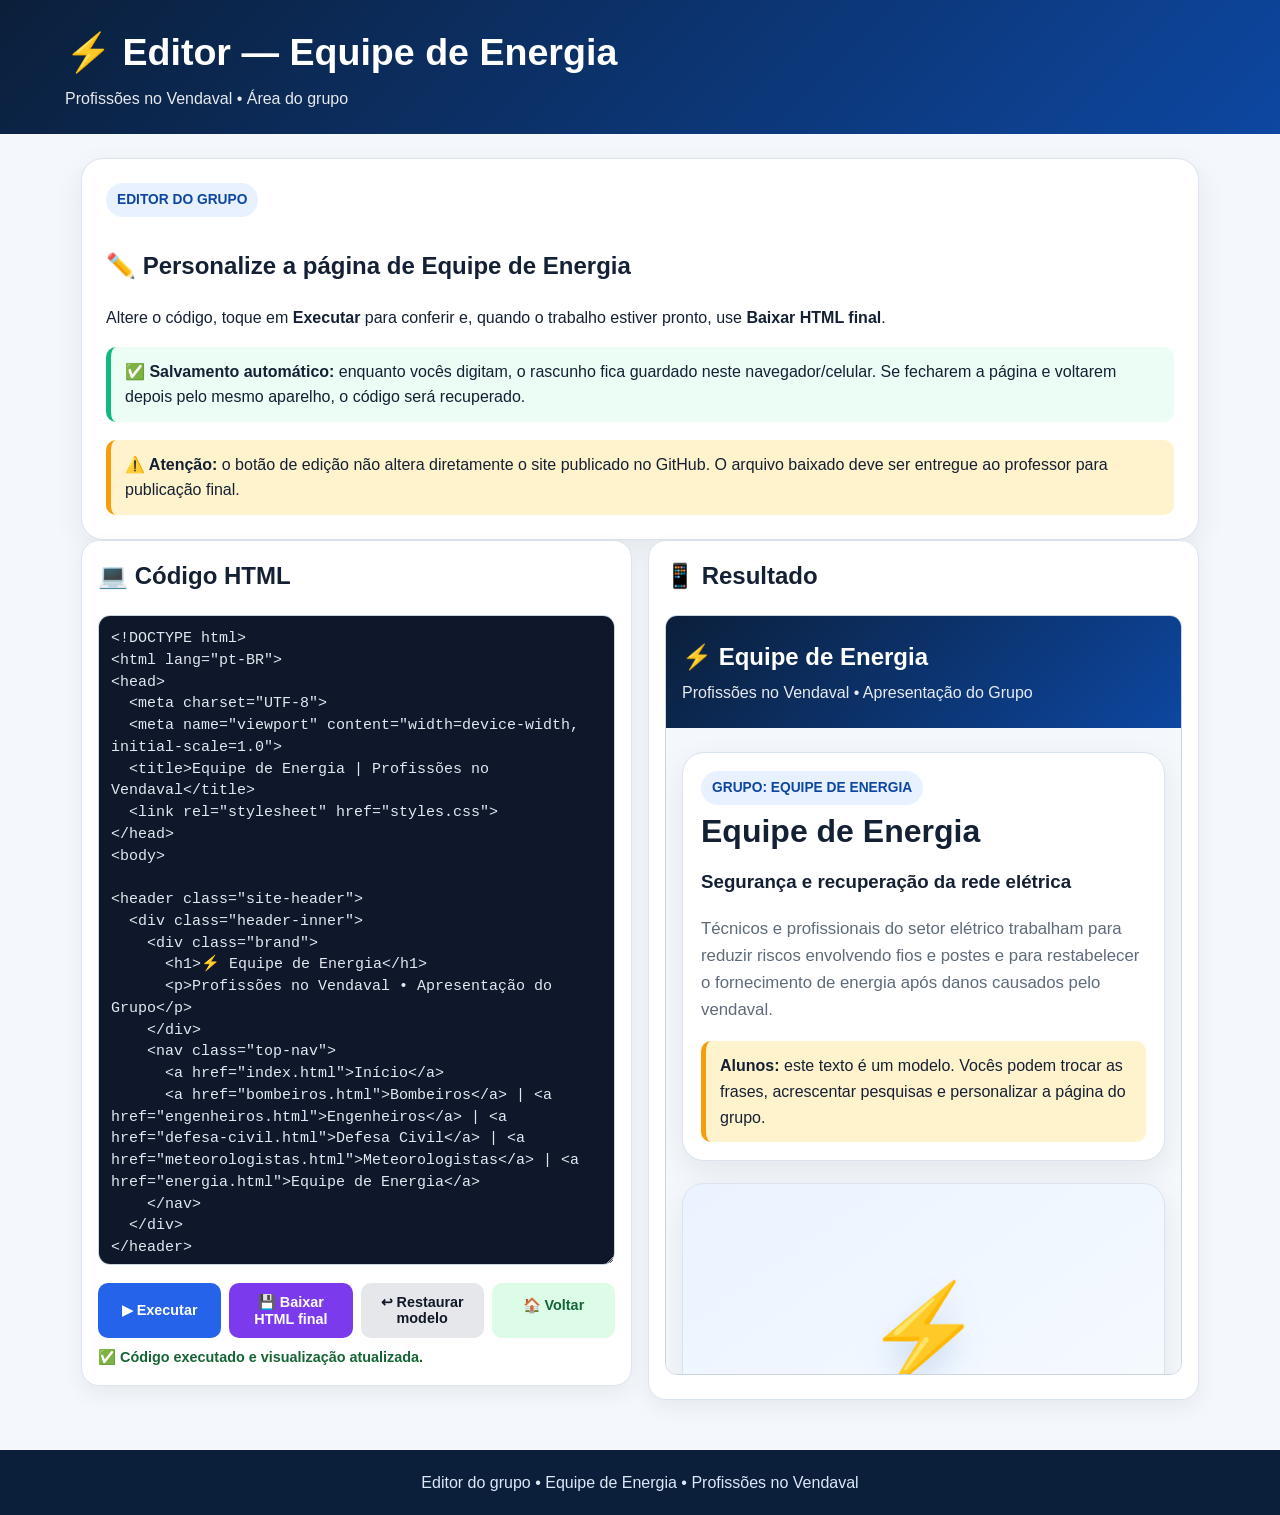
<file: editar-energia.html>
<!DOCTYPE html>
<html lang="pt-BR">
<head>
  <meta charset="UTF-8">
  <meta name="viewport" content="width=device-width, initial-scale=1.0">
  <meta name="theme-color" content="#0d47a1">
  <title>Editar Equipe de Energia | Profissões no Vendaval</title>
  <link rel="stylesheet" href="styles.css">
</head>
<body>

<header class="site-header">
  <div class="header-inner">
    <div class="brand">
      <h1>⚡ Editor — Equipe de Energia</h1>
      <p>Profissões no Vendaval • Área do grupo</p>
    </div>
  </div>
</header>

<main>
  <section class="panel">
    <span class="eyebrow">EDITOR DO GRUPO</span>
    <h2>✏️ Personalize a página de Equipe de Energia</h2>
    <p>
      Altere o código, toque em <strong>Executar</strong> para conferir e,
      quando o trabalho estiver pronto, use <strong>Baixar HTML final</strong>.
    </p>

    <div class="autosave-note">
      <strong>✅ Salvamento automático:</strong>
      enquanto vocês digitam, o rascunho fica guardado neste navegador/celular.
      Se fecharem a página e voltarem depois pelo mesmo aparelho, o código será recuperado.
    </div>

    <div class="edit-note">
      <strong>⚠️ Atenção:</strong>
      o botão de edição não altera diretamente o site publicado no GitHub.
      O arquivo baixado deve ser entregue ao professor para publicação final.
    </div>
  </section>

  <section class="editor-layout">
    <article class="editor-card">
      <h2>💻 Código HTML</h2>

      <textarea
        id="editor"
        class="code-editor"
        spellcheck="false"
        autocapitalize="off"
        autocomplete="off"
      >&lt;!DOCTYPE html&gt;
&lt;html lang=&quot;pt-BR&quot;&gt;
&lt;head&gt;
  &lt;meta charset=&quot;UTF-8&quot;&gt;
  &lt;meta name=&quot;viewport&quot; content=&quot;width=device-width, initial-scale=1.0&quot;&gt;
  &lt;title&gt;Equipe de Energia | Profissões no Vendaval&lt;/title&gt;
  &lt;link rel=&quot;stylesheet&quot; href=&quot;styles.css&quot;&gt;
&lt;/head&gt;
&lt;body&gt;

&lt;header class=&quot;site-header&quot;&gt;
  &lt;div class=&quot;header-inner&quot;&gt;
    &lt;div class=&quot;brand&quot;&gt;
      &lt;h1&gt;⚡ Equipe de Energia&lt;/h1&gt;
      &lt;p&gt;Profissões no Vendaval • Apresentação do Grupo&lt;/p&gt;
    &lt;/div&gt;
    &lt;nav class=&quot;top-nav&quot;&gt;
      &lt;a href=&quot;index.html&quot;&gt;Início&lt;/a&gt;
      &lt;a href=&quot;bombeiros.html&quot;&gt;Bombeiros&lt;/a&gt; | &lt;a href=&quot;engenheiros.html&quot;&gt;Engenheiros&lt;/a&gt; | &lt;a href=&quot;defesa-civil.html&quot;&gt;Defesa Civil&lt;/a&gt; | &lt;a href=&quot;meteorologistas.html&quot;&gt;Meteorologistas&lt;/a&gt; | &lt;a href=&quot;energia.html&quot;&gt;Equipe de Energia&lt;/a&gt;
    &lt;/nav&gt;
  &lt;/div&gt;
&lt;/header&gt;

&lt;main&gt;
  &lt;section class=&quot;hero&quot;&gt;
    &lt;article class=&quot;panel&quot;&gt;
      &lt;span class=&quot;eyebrow&quot;&gt;GRUPO: EQUIPE DE ENERGIA&lt;/span&gt;

      &lt;!-- ALTERE AQUI O TÍTULO OU A FRASE DO GRUPO --&gt;
      &lt;h2&gt;Equipe de Energia&lt;/h2&gt;
      &lt;h3&gt;Segurança e recuperação da rede elétrica&lt;/h3&gt;

      &lt;!-- ALTERE AQUI A APRESENTAÇÃO --&gt;
      &lt;p&gt;Técnicos e profissionais do setor elétrico trabalham para reduzir riscos envolvendo fios e postes e para restabelecer o fornecimento de energia após danos causados pelo vendaval.&lt;/p&gt;

      &lt;div class=&quot;edit-note&quot;&gt;
        &lt;strong&gt;Alunos:&lt;/strong&gt; este texto é um modelo. Vocês podem trocar as frases,
        acrescentar pesquisas e personalizar a página do grupo.
      &lt;/div&gt;
    &lt;/article&gt;

    &lt;aside class=&quot;panel illustration&quot;&gt;
      &lt;div class=&quot;big-icon&quot;&gt;⚡&lt;/div&gt;
    &lt;/aside&gt;
  &lt;/section&gt;

  &lt;h2 class=&quot;section-title&quot;&gt;🌪️ Como essa profissão atua em um vendaval?&lt;/h2&gt;

  &lt;section class=&quot;info-grid&quot;&gt;
    &lt;article class=&quot;info-box&quot;&gt;
      &lt;h3&gt;🟢 Antes&lt;/h3&gt;
      &lt;p&gt;Realizam manutenção preventiva, inspeções e podas técnicas próximas à rede elétrica.&lt;/p&gt;
    &lt;/article&gt;

    &lt;article class=&quot;info-box&quot;&gt;
      &lt;h3&gt;🟠 Durante&lt;/h3&gt;
      &lt;p&gt;Isolam áreas perigosas e atendem ocorrências envolvendo cabos, postes e equipamentos danificados.&lt;/p&gt;
    &lt;/article&gt;

    &lt;article class=&quot;info-box&quot;&gt;
      &lt;h3&gt;🔵 Depois&lt;/h3&gt;
      &lt;p&gt;Reparam a rede, substituem equipamentos e restabelecem o fornecimento com segurança.&lt;/p&gt;
    &lt;/article&gt;
  &lt;/section&gt;

  &lt;section class=&quot;panel&quot; style=&quot;margin-top:20px;&quot;&gt;
    &lt;h2&gt;🛠️ Habilidades importantes&lt;/h2&gt;
    &lt;p&gt;Conhecimento técnico, atenção, segurança, disciplina, trabalho em equipe e capacidade de resolver problemas.&lt;/p&gt;

    &lt;!-- O GRUPO PODE CRIAR NOVOS ITENS AQUI --&gt;
    &lt;ul&gt;
      &lt;li&gt;Trabalho em equipe&lt;/li&gt;
      &lt;li&gt;Responsabilidade&lt;/li&gt;
      &lt;li&gt;Conhecimento técnico&lt;/li&gt;
      &lt;li&gt;Comunicação&lt;/li&gt;
    &lt;/ul&gt;
  &lt;/section&gt;

  &lt;section class=&quot;group-box&quot;&gt;
    &lt;h3&gt;👥 Nosso grupo&lt;/h3&gt;

    &lt;!-- ALTERE AQUI OS NOMES DOS ALUNOS --&gt;
    &lt;p&gt;&lt;strong&gt;Integrantes:&lt;/strong&gt; Aluno 1 • Aluno 2 • Aluno 3 • Aluno 4&lt;/p&gt;

    &lt;!-- ALTERE AQUI A TURMA --&gt;
    &lt;p&gt;&lt;strong&gt;Turma:&lt;/strong&gt; 9º Ano&lt;/p&gt;

    &lt;p&gt;&lt;strong&gt;Tema:&lt;/strong&gt; Equipe de Energia em situações de vendaval&lt;/p&gt;
  &lt;/section&gt;

  &lt;div class=&quot;presentation-nav&quot;&gt;
    &lt;a class=&quot;btn edit&quot; href=&quot;editar-energia.html&quot;&gt;✏️ Editar esta página&lt;/a&gt;
  &lt;/div&gt;

  &lt;nav class=&quot;presentation-nav&quot;&gt;
    &lt;a class=&quot;btn secondary&quot; href=&quot;meteorologistas.html&quot;&gt;← Página anterior&lt;/a&gt;
    &lt;a class=&quot;btn&quot; href=&quot;index.html&quot;&gt;🏠 Voltar às profissões&lt;/a&gt;
    &lt;a class=&quot;btn secondary&quot; href=&quot;bombeiros.html&quot;&gt;Próxima página →&lt;/a&gt;
  &lt;/nav&gt;
&lt;/main&gt;

&lt;footer&gt;
  Projeto educativo • Profissões no Vendaval • Equipe de Energia
&lt;/footer&gt;

&lt;/body&gt;
&lt;/html&gt;
</textarea>

      <div class="editor-buttons">
        <button id="runBtn" class="run-btn">▶ Executar</button>
        <button id="downloadBtn" class="download-btn">💾 Baixar HTML final</button>
        <button id="restoreBtn" class="restore-btn">↩ Restaurar modelo</button>
        <a class="back-btn" href="index.html">🏠 Voltar</a>
      </div>

      <div id="status" class="save-status" aria-live="polite"></div>
    </article>

    <article class="editor-card">
      <h2>📱 Resultado</h2>
      <iframe
        id="preview"
        class="preview-frame"
        title="Visualização da página de Equipe de Energia"
      ></iframe>
    </article>
  </section>
</main>

<footer>
  Editor do grupo • Equipe de Energia • Profissões no Vendaval
</footer>

<script>
  const editor = document.getElementById("editor");
  const preview = document.getElementById("preview");
  const status = document.getElementById("status");

  const STORAGE_KEY = "vendaval-energia-rascunho-v1";
  const ORIGINAL_CODE = editor.value;

  function showStatus(message) {
    status.textContent = message;
  }

  function runCode() {
    preview.srcdoc = editor.value;
    showStatus("✅ Código executado e visualização atualizada.");
  }

  function saveDraft() {
    localStorage.setItem(STORAGE_KEY, editor.value);
    showStatus("💚 Rascunho salvo automaticamente neste aparelho.");
  }

  function loadDraft() {
    const saved = localStorage.getItem(STORAGE_KEY);

    if (saved !== null) {
      editor.value = saved;
      showStatus("📱 Rascunho recuperado deste aparelho.");
    }
  }

  function downloadHtml() {
    const blob = new Blob([editor.value], {
      type: "text/html;charset=utf-8"
    });

    const url = URL.createObjectURL(blob);
    const link = document.createElement("a");

    link.href = url;
    link.download = "energia.html";

    document.body.appendChild(link);
    link.click();
    link.remove();

    setTimeout(() => URL.revokeObjectURL(url), 1000);

    showStatus("💾 Arquivo energia.html baixado. Entregue este arquivo ao professor.");
  }

  function restoreOriginal() {
    const ok = confirm("Restaurar o modelo original? O rascunho salvo neste aparelho será apagado.");

    if (!ok) return;

    editor.value = ORIGINAL_CODE;
    localStorage.removeItem(STORAGE_KEY);
    runCode();
    showStatus("↩ Modelo original restaurado.");
  }

  let autosaveTimer;

  editor.addEventListener("input", () => {
    clearTimeout(autosaveTimer);

    autosaveTimer = setTimeout(() => {
      saveDraft();
    }, 400);
  });

  editor.addEventListener("keydown", (event) => {
    if (event.key === "Tab") {
      event.preventDefault();

      const start = editor.selectionStart;
      const end = editor.selectionEnd;

      editor.value =
        editor.value.substring(0, start) +
        "    " +
        editor.value.substring(end);

      editor.selectionStart = editor.selectionEnd = start + 4;
      saveDraft();
    }
  });

  document.getElementById("runBtn").addEventListener("click", runCode);
  document.getElementById("downloadBtn").addEventListener("click", downloadHtml);
  document.getElementById("restoreBtn").addEventListener("click", restoreOriginal);

  loadDraft();
  runCode();
</script>

</body>
</html>
</file>
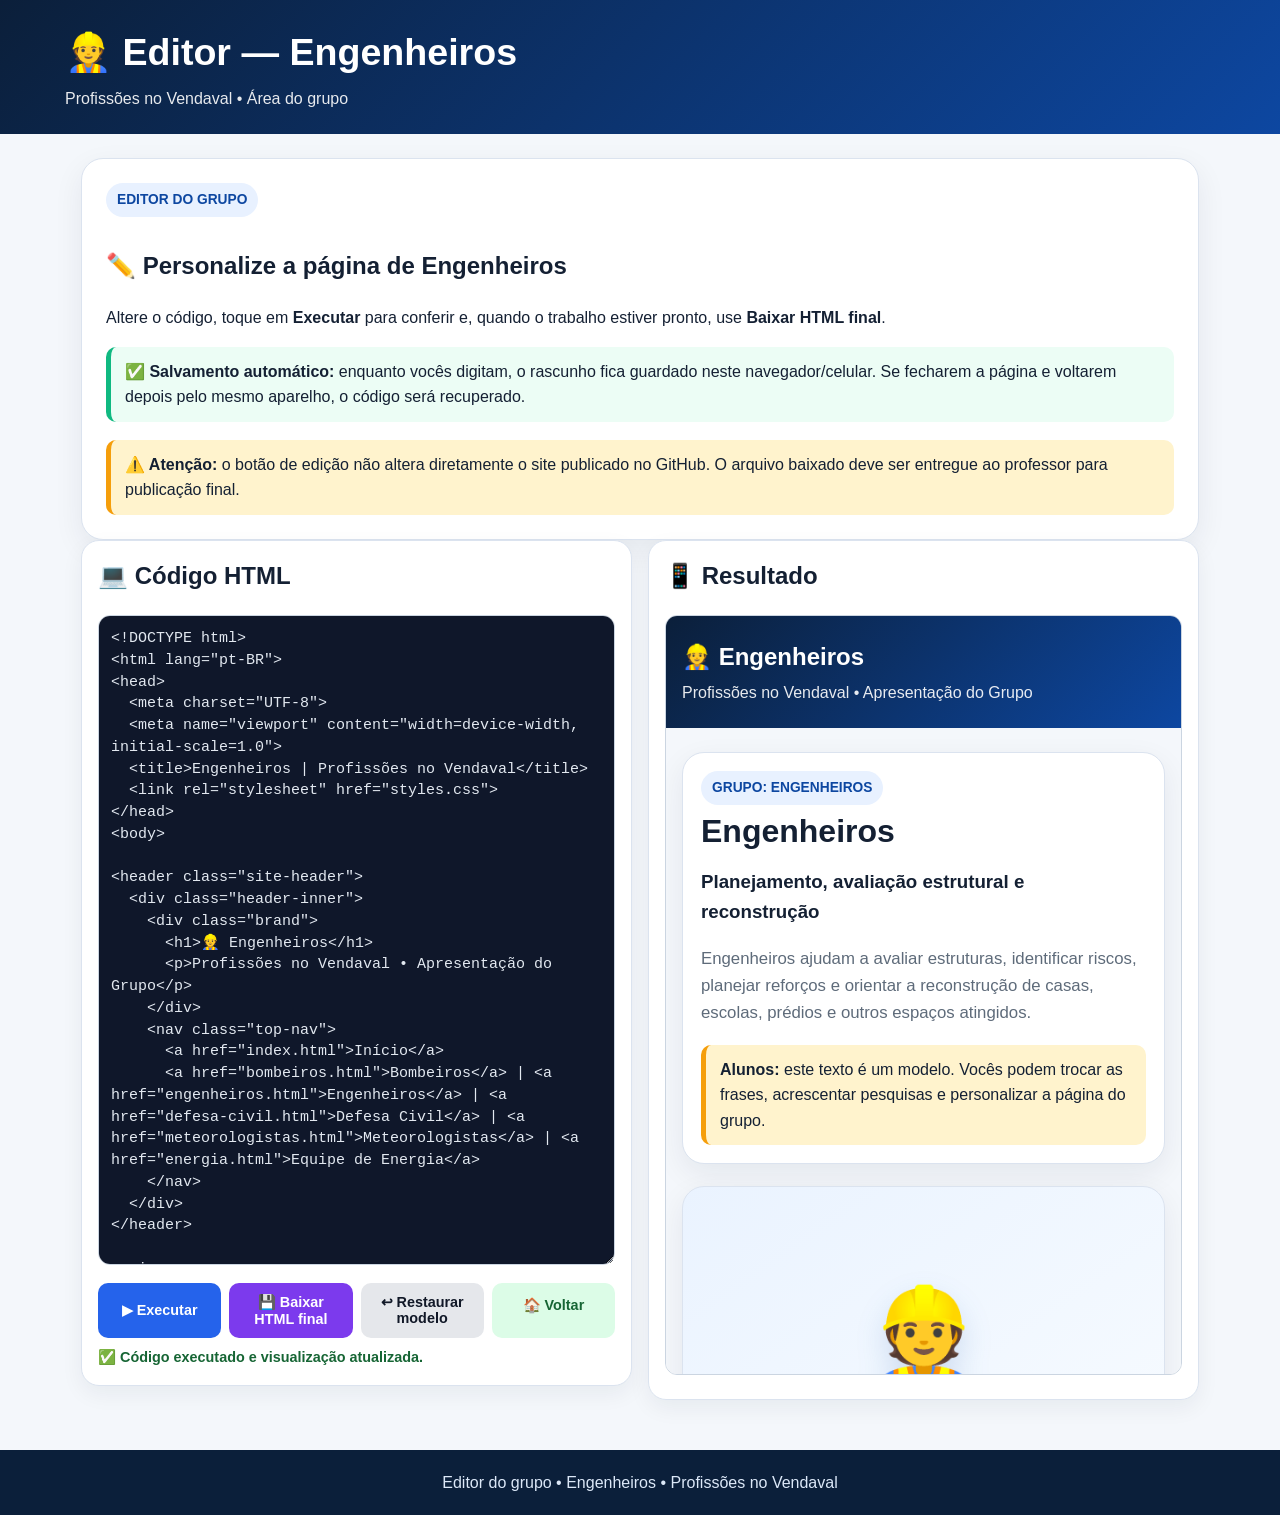
<file: editar-engenheiros.html>
<!DOCTYPE html>
<html lang="pt-BR">
<head>
  <meta charset="UTF-8">
  <meta name="viewport" content="width=device-width, initial-scale=1.0">
  <meta name="theme-color" content="#0d47a1">
  <title>Editar Engenheiros | Profissões no Vendaval</title>
  <link rel="stylesheet" href="styles.css">
</head>
<body>

<header class="site-header">
  <div class="header-inner">
    <div class="brand">
      <h1>👷 Editor — Engenheiros</h1>
      <p>Profissões no Vendaval • Área do grupo</p>
    </div>
  </div>
</header>

<main>
  <section class="panel">
    <span class="eyebrow">EDITOR DO GRUPO</span>
    <h2>✏️ Personalize a página de Engenheiros</h2>
    <p>
      Altere o código, toque em <strong>Executar</strong> para conferir e,
      quando o trabalho estiver pronto, use <strong>Baixar HTML final</strong>.
    </p>

    <div class="autosave-note">
      <strong>✅ Salvamento automático:</strong>
      enquanto vocês digitam, o rascunho fica guardado neste navegador/celular.
      Se fecharem a página e voltarem depois pelo mesmo aparelho, o código será recuperado.
    </div>

    <div class="edit-note">
      <strong>⚠️ Atenção:</strong>
      o botão de edição não altera diretamente o site publicado no GitHub.
      O arquivo baixado deve ser entregue ao professor para publicação final.
    </div>
  </section>

  <section class="editor-layout">
    <article class="editor-card">
      <h2>💻 Código HTML</h2>

      <textarea
        id="editor"
        class="code-editor"
        spellcheck="false"
        autocapitalize="off"
        autocomplete="off"
      >&lt;!DOCTYPE html&gt;
&lt;html lang=&quot;pt-BR&quot;&gt;
&lt;head&gt;
  &lt;meta charset=&quot;UTF-8&quot;&gt;
  &lt;meta name=&quot;viewport&quot; content=&quot;width=device-width, initial-scale=1.0&quot;&gt;
  &lt;title&gt;Engenheiros | Profissões no Vendaval&lt;/title&gt;
  &lt;link rel=&quot;stylesheet&quot; href=&quot;styles.css&quot;&gt;
&lt;/head&gt;
&lt;body&gt;

&lt;header class=&quot;site-header&quot;&gt;
  &lt;div class=&quot;header-inner&quot;&gt;
    &lt;div class=&quot;brand&quot;&gt;
      &lt;h1&gt;👷 Engenheiros&lt;/h1&gt;
      &lt;p&gt;Profissões no Vendaval • Apresentação do Grupo&lt;/p&gt;
    &lt;/div&gt;
    &lt;nav class=&quot;top-nav&quot;&gt;
      &lt;a href=&quot;index.html&quot;&gt;Início&lt;/a&gt;
      &lt;a href=&quot;bombeiros.html&quot;&gt;Bombeiros&lt;/a&gt; | &lt;a href=&quot;engenheiros.html&quot;&gt;Engenheiros&lt;/a&gt; | &lt;a href=&quot;defesa-civil.html&quot;&gt;Defesa Civil&lt;/a&gt; | &lt;a href=&quot;meteorologistas.html&quot;&gt;Meteorologistas&lt;/a&gt; | &lt;a href=&quot;energia.html&quot;&gt;Equipe de Energia&lt;/a&gt;
    &lt;/nav&gt;
  &lt;/div&gt;
&lt;/header&gt;

&lt;main&gt;
  &lt;section class=&quot;hero&quot;&gt;
    &lt;article class=&quot;panel&quot;&gt;
      &lt;span class=&quot;eyebrow&quot;&gt;GRUPO: ENGENHEIROS&lt;/span&gt;

      &lt;!-- ALTERE AQUI O TÍTULO OU A FRASE DO GRUPO --&gt;
      &lt;h2&gt;Engenheiros&lt;/h2&gt;
      &lt;h3&gt;Planejamento, avaliação estrutural e reconstrução&lt;/h3&gt;

      &lt;!-- ALTERE AQUI A APRESENTAÇÃO --&gt;
      &lt;p&gt;Engenheiros ajudam a avaliar estruturas, identificar riscos, planejar reforços e orientar a reconstrução de casas, escolas, prédios e outros espaços atingidos.&lt;/p&gt;

      &lt;div class=&quot;edit-note&quot;&gt;
        &lt;strong&gt;Alunos:&lt;/strong&gt; este texto é um modelo. Vocês podem trocar as frases,
        acrescentar pesquisas e personalizar a página do grupo.
      &lt;/div&gt;
    &lt;/article&gt;

    &lt;aside class=&quot;panel illustration&quot;&gt;
      &lt;div class=&quot;big-icon&quot;&gt;👷&lt;/div&gt;
    &lt;/aside&gt;
  &lt;/section&gt;

  &lt;h2 class=&quot;section-title&quot;&gt;🌪️ Como essa profissão atua em um vendaval?&lt;/h2&gt;

  &lt;section class=&quot;info-grid&quot;&gt;
    &lt;article class=&quot;info-box&quot;&gt;
      &lt;h3&gt;🟢 Antes&lt;/h3&gt;
      &lt;p&gt;Projetam estruturas mais seguras, analisam riscos e ajudam a planejar medidas de prevenção.&lt;/p&gt;
    &lt;/article&gt;

    &lt;article class=&quot;info-box&quot;&gt;
      &lt;h3&gt;🟠 Durante&lt;/h3&gt;
      &lt;p&gt;Podem auxiliar tecnicamente na avaliação de estruturas comprometidas e orientar áreas que precisam ser isoladas.&lt;/p&gt;
    &lt;/article&gt;

    &lt;article class=&quot;info-box&quot;&gt;
      &lt;h3&gt;🔵 Depois&lt;/h3&gt;
      &lt;p&gt;Avaliam danos, elaboram soluções de reparo e participam do planejamento da reconstrução.&lt;/p&gt;
    &lt;/article&gt;
  &lt;/section&gt;

  &lt;section class=&quot;panel&quot; style=&quot;margin-top:20px;&quot;&gt;
    &lt;h2&gt;🛠️ Habilidades importantes&lt;/h2&gt;
    &lt;p&gt;Raciocínio lógico, matemática, responsabilidade técnica, planejamento, criatividade e trabalho em equipe.&lt;/p&gt;

    &lt;!-- O GRUPO PODE CRIAR NOVOS ITENS AQUI --&gt;
    &lt;ul&gt;
      &lt;li&gt;Trabalho em equipe&lt;/li&gt;
      &lt;li&gt;Responsabilidade&lt;/li&gt;
      &lt;li&gt;Conhecimento técnico&lt;/li&gt;
      &lt;li&gt;Comunicação&lt;/li&gt;
    &lt;/ul&gt;
  &lt;/section&gt;

  &lt;section class=&quot;group-box&quot;&gt;
    &lt;h3&gt;👥 Nosso grupo&lt;/h3&gt;

    &lt;!-- ALTERE AQUI OS NOMES DOS ALUNOS --&gt;
    &lt;p&gt;&lt;strong&gt;Integrantes:&lt;/strong&gt; Aluno 1 • Aluno 2 • Aluno 3 • Aluno 4&lt;/p&gt;

    &lt;!-- ALTERE AQUI A TURMA --&gt;
    &lt;p&gt;&lt;strong&gt;Turma:&lt;/strong&gt; 9º Ano&lt;/p&gt;

    &lt;p&gt;&lt;strong&gt;Tema:&lt;/strong&gt; Engenheiros em situações de vendaval&lt;/p&gt;
  &lt;/section&gt;

  &lt;div class=&quot;presentation-nav&quot;&gt;
    &lt;a class=&quot;btn edit&quot; href=&quot;editar-engenheiros.html&quot;&gt;✏️ Editar esta página&lt;/a&gt;
  &lt;/div&gt;

  &lt;nav class=&quot;presentation-nav&quot;&gt;
    &lt;a class=&quot;btn secondary&quot; href=&quot;bombeiros.html&quot;&gt;← Página anterior&lt;/a&gt;
    &lt;a class=&quot;btn&quot; href=&quot;index.html&quot;&gt;🏠 Voltar às profissões&lt;/a&gt;
    &lt;a class=&quot;btn secondary&quot; href=&quot;defesa-civil.html&quot;&gt;Próxima página →&lt;/a&gt;
  &lt;/nav&gt;
&lt;/main&gt;

&lt;footer&gt;
  Projeto educativo • Profissões no Vendaval • Engenheiros
&lt;/footer&gt;

&lt;/body&gt;
&lt;/html&gt;
</textarea>

      <div class="editor-buttons">
        <button id="runBtn" class="run-btn">▶ Executar</button>
        <button id="downloadBtn" class="download-btn">💾 Baixar HTML final</button>
        <button id="restoreBtn" class="restore-btn">↩ Restaurar modelo</button>
        <a class="back-btn" href="index.html">🏠 Voltar</a>
      </div>

      <div id="status" class="save-status" aria-live="polite"></div>
    </article>

    <article class="editor-card">
      <h2>📱 Resultado</h2>
      <iframe
        id="preview"
        class="preview-frame"
        title="Visualização da página de Engenheiros"
      ></iframe>
    </article>
  </section>
</main>

<footer>
  Editor do grupo • Engenheiros • Profissões no Vendaval
</footer>

<script>
  const editor = document.getElementById("editor");
  const preview = document.getElementById("preview");
  const status = document.getElementById("status");

  const STORAGE_KEY = "vendaval-engenheiros-rascunho-v1";
  const ORIGINAL_CODE = editor.value;

  function showStatus(message) {
    status.textContent = message;
  }

  function runCode() {
    preview.srcdoc = editor.value;
    showStatus("✅ Código executado e visualização atualizada.");
  }

  function saveDraft() {
    localStorage.setItem(STORAGE_KEY, editor.value);
    showStatus("💚 Rascunho salvo automaticamente neste aparelho.");
  }

  function loadDraft() {
    const saved = localStorage.getItem(STORAGE_KEY);

    if (saved !== null) {
      editor.value = saved;
      showStatus("📱 Rascunho recuperado deste aparelho.");
    }
  }

  function downloadHtml() {
    const blob = new Blob([editor.value], {
      type: "text/html;charset=utf-8"
    });

    const url = URL.createObjectURL(blob);
    const link = document.createElement("a");

    link.href = url;
    link.download = "engenheiros.html";

    document.body.appendChild(link);
    link.click();
    link.remove();

    setTimeout(() => URL.revokeObjectURL(url), 1000);

    showStatus("💾 Arquivo engenheiros.html baixado. Entregue este arquivo ao professor.");
  }

  function restoreOriginal() {
    const ok = confirm("Restaurar o modelo original? O rascunho salvo neste aparelho será apagado.");

    if (!ok) return;

    editor.value = ORIGINAL_CODE;
    localStorage.removeItem(STORAGE_KEY);
    runCode();
    showStatus("↩ Modelo original restaurado.");
  }

  let autosaveTimer;

  editor.addEventListener("input", () => {
    clearTimeout(autosaveTimer);

    autosaveTimer = setTimeout(() => {
      saveDraft();
    }, 400);
  });

  editor.addEventListener("keydown", (event) => {
    if (event.key === "Tab") {
      event.preventDefault();

      const start = editor.selectionStart;
      const end = editor.selectionEnd;

      editor.value =
        editor.value.substring(0, start) +
        "    " +
        editor.value.substring(end);

      editor.selectionStart = editor.selectionEnd = start + 4;
      saveDraft();
    }
  });

  document.getElementById("runBtn").addEventListener("click", runCode);
  document.getElementById("downloadBtn").addEventListener("click", downloadHtml);
  document.getElementById("restoreBtn").addEventListener("click", restoreOriginal);

  loadDraft();
  runCode();
</script>

</body>
</html>
</file>
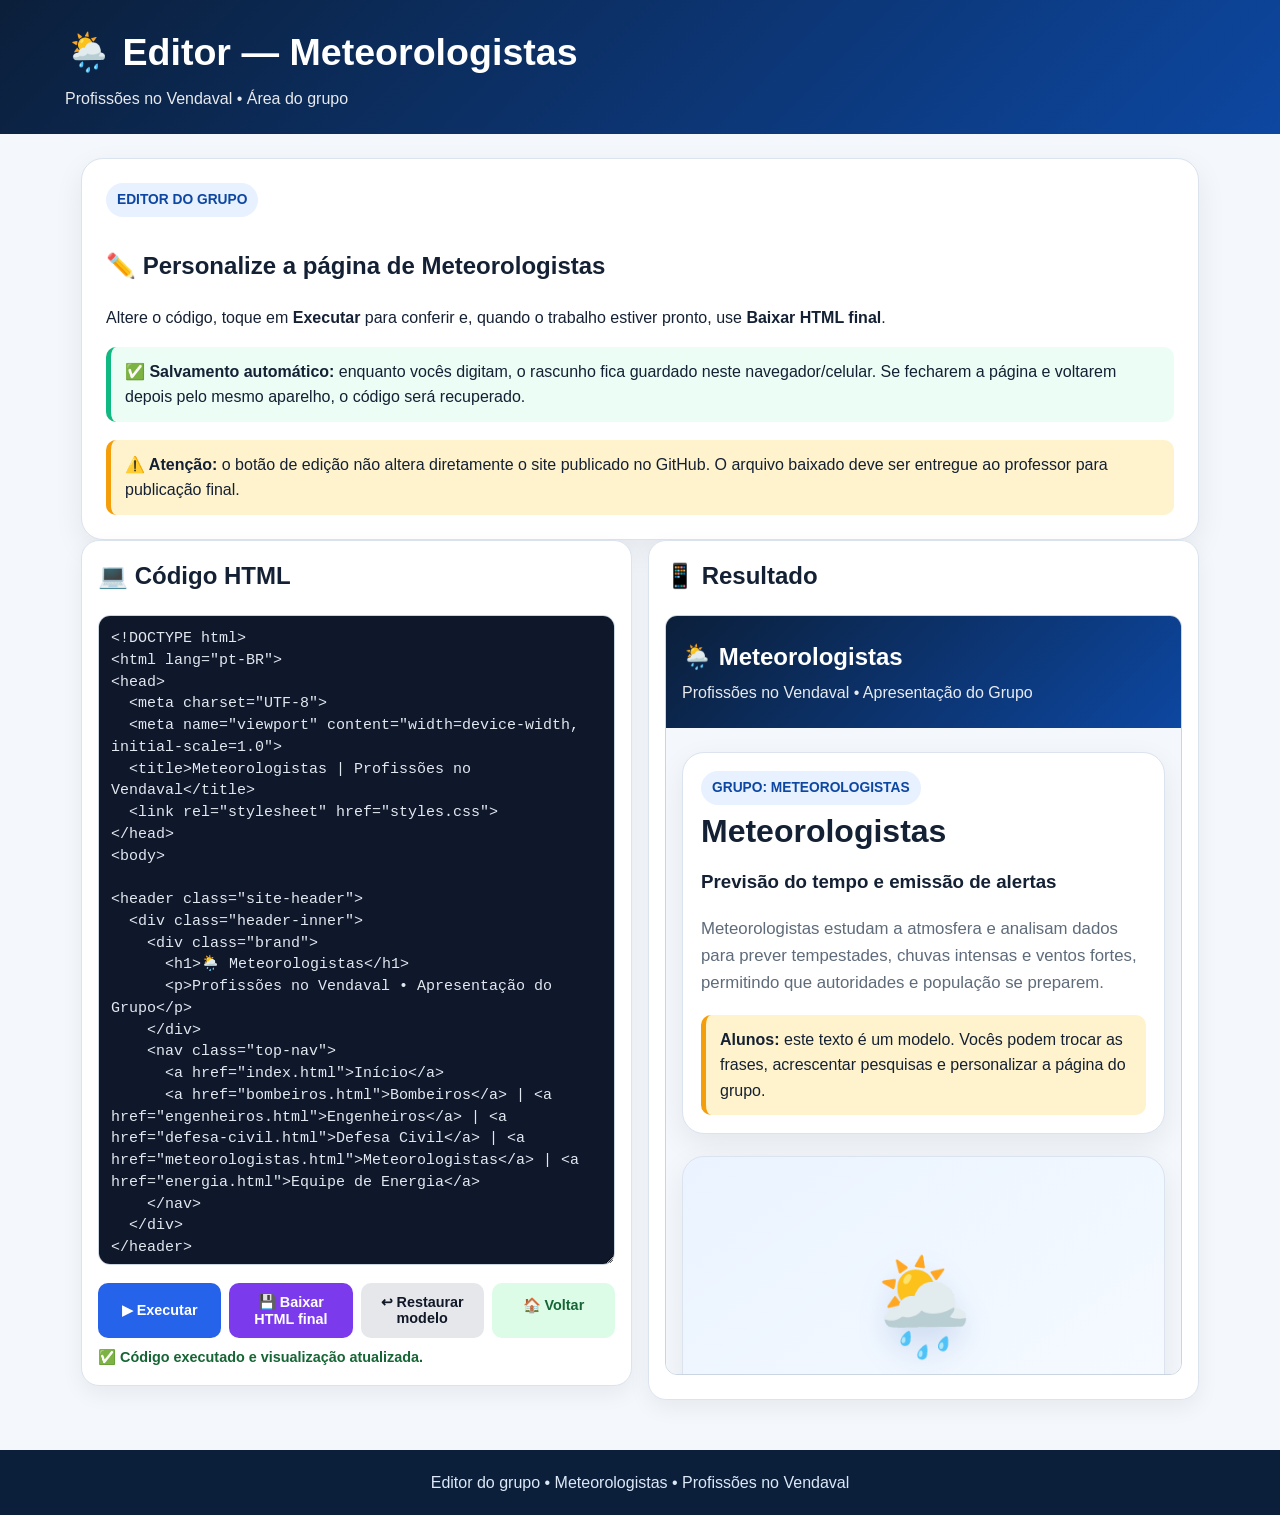
<file: editar-meteorologistas.html>
<!DOCTYPE html>
<html lang="pt-BR">
<head>
  <meta charset="UTF-8">
  <meta name="viewport" content="width=device-width, initial-scale=1.0">
  <meta name="theme-color" content="#0d47a1">
  <title>Editar Meteorologistas | Profissões no Vendaval</title>
  <link rel="stylesheet" href="styles.css">
</head>
<body>

<header class="site-header">
  <div class="header-inner">
    <div class="brand">
      <h1>🌦️ Editor — Meteorologistas</h1>
      <p>Profissões no Vendaval • Área do grupo</p>
    </div>
  </div>
</header>

<main>
  <section class="panel">
    <span class="eyebrow">EDITOR DO GRUPO</span>
    <h2>✏️ Personalize a página de Meteorologistas</h2>
    <p>
      Altere o código, toque em <strong>Executar</strong> para conferir e,
      quando o trabalho estiver pronto, use <strong>Baixar HTML final</strong>.
    </p>

    <div class="autosave-note">
      <strong>✅ Salvamento automático:</strong>
      enquanto vocês digitam, o rascunho fica guardado neste navegador/celular.
      Se fecharem a página e voltarem depois pelo mesmo aparelho, o código será recuperado.
    </div>

    <div class="edit-note">
      <strong>⚠️ Atenção:</strong>
      o botão de edição não altera diretamente o site publicado no GitHub.
      O arquivo baixado deve ser entregue ao professor para publicação final.
    </div>
  </section>

  <section class="editor-layout">
    <article class="editor-card">
      <h2>💻 Código HTML</h2>

      <textarea
        id="editor"
        class="code-editor"
        spellcheck="false"
        autocapitalize="off"
        autocomplete="off"
      >&lt;!DOCTYPE html&gt;
&lt;html lang=&quot;pt-BR&quot;&gt;
&lt;head&gt;
  &lt;meta charset=&quot;UTF-8&quot;&gt;
  &lt;meta name=&quot;viewport&quot; content=&quot;width=device-width, initial-scale=1.0&quot;&gt;
  &lt;title&gt;Meteorologistas | Profissões no Vendaval&lt;/title&gt;
  &lt;link rel=&quot;stylesheet&quot; href=&quot;styles.css&quot;&gt;
&lt;/head&gt;
&lt;body&gt;

&lt;header class=&quot;site-header&quot;&gt;
  &lt;div class=&quot;header-inner&quot;&gt;
    &lt;div class=&quot;brand&quot;&gt;
      &lt;h1&gt;🌦️ Meteorologistas&lt;/h1&gt;
      &lt;p&gt;Profissões no Vendaval • Apresentação do Grupo&lt;/p&gt;
    &lt;/div&gt;
    &lt;nav class=&quot;top-nav&quot;&gt;
      &lt;a href=&quot;index.html&quot;&gt;Início&lt;/a&gt;
      &lt;a href=&quot;bombeiros.html&quot;&gt;Bombeiros&lt;/a&gt; | &lt;a href=&quot;engenheiros.html&quot;&gt;Engenheiros&lt;/a&gt; | &lt;a href=&quot;defesa-civil.html&quot;&gt;Defesa Civil&lt;/a&gt; | &lt;a href=&quot;meteorologistas.html&quot;&gt;Meteorologistas&lt;/a&gt; | &lt;a href=&quot;energia.html&quot;&gt;Equipe de Energia&lt;/a&gt;
    &lt;/nav&gt;
  &lt;/div&gt;
&lt;/header&gt;

&lt;main&gt;
  &lt;section class=&quot;hero&quot;&gt;
    &lt;article class=&quot;panel&quot;&gt;
      &lt;span class=&quot;eyebrow&quot;&gt;GRUPO: METEOROLOGISTAS&lt;/span&gt;

      &lt;!-- ALTERE AQUI O TÍTULO OU A FRASE DO GRUPO --&gt;
      &lt;h2&gt;Meteorologistas&lt;/h2&gt;
      &lt;h3&gt;Previsão do tempo e emissão de alertas&lt;/h3&gt;

      &lt;!-- ALTERE AQUI A APRESENTAÇÃO --&gt;
      &lt;p&gt;Meteorologistas estudam a atmosfera e analisam dados para prever tempestades, chuvas intensas e ventos fortes, permitindo que autoridades e população se preparem.&lt;/p&gt;

      &lt;div class=&quot;edit-note&quot;&gt;
        &lt;strong&gt;Alunos:&lt;/strong&gt; este texto é um modelo. Vocês podem trocar as frases,
        acrescentar pesquisas e personalizar a página do grupo.
      &lt;/div&gt;
    &lt;/article&gt;

    &lt;aside class=&quot;panel illustration&quot;&gt;
      &lt;div class=&quot;big-icon&quot;&gt;🌦️&lt;/div&gt;
    &lt;/aside&gt;
  &lt;/section&gt;

  &lt;h2 class=&quot;section-title&quot;&gt;🌪️ Como essa profissão atua em um vendaval?&lt;/h2&gt;

  &lt;section class=&quot;info-grid&quot;&gt;
    &lt;article class=&quot;info-box&quot;&gt;
      &lt;h3&gt;🟢 Antes&lt;/h3&gt;
      &lt;p&gt;Monitoram dados de satélites, radares e estações meteorológicas e emitem previsões e alertas.&lt;/p&gt;
    &lt;/article&gt;

    &lt;article class=&quot;info-box&quot;&gt;
      &lt;h3&gt;🟠 Durante&lt;/h3&gt;
      &lt;p&gt;Atualizam informações sobre a evolução do fenômeno e ajudam a orientar decisões de emergência.&lt;/p&gt;
    &lt;/article&gt;

    &lt;article class=&quot;info-box&quot;&gt;
      &lt;h3&gt;🔵 Depois&lt;/h3&gt;
      &lt;p&gt;Analisam os dados do evento para melhorar previsões e compreender o que ocorreu.&lt;/p&gt;
    &lt;/article&gt;
  &lt;/section&gt;

  &lt;section class=&quot;panel&quot; style=&quot;margin-top:20px;&quot;&gt;
    &lt;h2&gt;🛠️ Habilidades importantes&lt;/h2&gt;
    &lt;p&gt;Matemática, física, análise de dados, tecnologia, atenção aos detalhes e comunicação.&lt;/p&gt;

    &lt;!-- O GRUPO PODE CRIAR NOVOS ITENS AQUI --&gt;
    &lt;ul&gt;
      &lt;li&gt;Trabalho em equipe&lt;/li&gt;
      &lt;li&gt;Responsabilidade&lt;/li&gt;
      &lt;li&gt;Conhecimento técnico&lt;/li&gt;
      &lt;li&gt;Comunicação&lt;/li&gt;
    &lt;/ul&gt;
  &lt;/section&gt;

  &lt;section class=&quot;group-box&quot;&gt;
    &lt;h3&gt;👥 Nosso grupo&lt;/h3&gt;

    &lt;!-- ALTERE AQUI OS NOMES DOS ALUNOS --&gt;
    &lt;p&gt;&lt;strong&gt;Integrantes:&lt;/strong&gt; Aluno 1 • Aluno 2 • Aluno 3 • Aluno 4&lt;/p&gt;

    &lt;!-- ALTERE AQUI A TURMA --&gt;
    &lt;p&gt;&lt;strong&gt;Turma:&lt;/strong&gt; 9º Ano&lt;/p&gt;

    &lt;p&gt;&lt;strong&gt;Tema:&lt;/strong&gt; Meteorologistas em situações de vendaval&lt;/p&gt;
  &lt;/section&gt;

  &lt;div class=&quot;presentation-nav&quot;&gt;
    &lt;a class=&quot;btn edit&quot; href=&quot;editar-meteorologistas.html&quot;&gt;✏️ Editar esta página&lt;/a&gt;
  &lt;/div&gt;

  &lt;nav class=&quot;presentation-nav&quot;&gt;
    &lt;a class=&quot;btn secondary&quot; href=&quot;defesa-civil.html&quot;&gt;← Página anterior&lt;/a&gt;
    &lt;a class=&quot;btn&quot; href=&quot;index.html&quot;&gt;🏠 Voltar às profissões&lt;/a&gt;
    &lt;a class=&quot;btn secondary&quot; href=&quot;energia.html&quot;&gt;Próxima página →&lt;/a&gt;
  &lt;/nav&gt;
&lt;/main&gt;

&lt;footer&gt;
  Projeto educativo • Profissões no Vendaval • Meteorologistas
&lt;/footer&gt;

&lt;/body&gt;
&lt;/html&gt;
</textarea>

      <div class="editor-buttons">
        <button id="runBtn" class="run-btn">▶ Executar</button>
        <button id="downloadBtn" class="download-btn">💾 Baixar HTML final</button>
        <button id="restoreBtn" class="restore-btn">↩ Restaurar modelo</button>
        <a class="back-btn" href="index.html">🏠 Voltar</a>
      </div>

      <div id="status" class="save-status" aria-live="polite"></div>
    </article>

    <article class="editor-card">
      <h2>📱 Resultado</h2>
      <iframe
        id="preview"
        class="preview-frame"
        title="Visualização da página de Meteorologistas"
      ></iframe>
    </article>
  </section>
</main>

<footer>
  Editor do grupo • Meteorologistas • Profissões no Vendaval
</footer>

<script>
  const editor = document.getElementById("editor");
  const preview = document.getElementById("preview");
  const status = document.getElementById("status");

  const STORAGE_KEY = "vendaval-meteorologistas-rascunho-v1";
  const ORIGINAL_CODE = editor.value;

  function showStatus(message) {
    status.textContent = message;
  }

  function runCode() {
    preview.srcdoc = editor.value;
    showStatus("✅ Código executado e visualização atualizada.");
  }

  function saveDraft() {
    localStorage.setItem(STORAGE_KEY, editor.value);
    showStatus("💚 Rascunho salvo automaticamente neste aparelho.");
  }

  function loadDraft() {
    const saved = localStorage.getItem(STORAGE_KEY);

    if (saved !== null) {
      editor.value = saved;
      showStatus("📱 Rascunho recuperado deste aparelho.");
    }
  }

  function downloadHtml() {
    const blob = new Blob([editor.value], {
      type: "text/html;charset=utf-8"
    });

    const url = URL.createObjectURL(blob);
    const link = document.createElement("a");

    link.href = url;
    link.download = "meteorologistas.html";

    document.body.appendChild(link);
    link.click();
    link.remove();

    setTimeout(() => URL.revokeObjectURL(url), 1000);

    showStatus("💾 Arquivo meteorologistas.html baixado. Entregue este arquivo ao professor.");
  }

  function restoreOriginal() {
    const ok = confirm("Restaurar o modelo original? O rascunho salvo neste aparelho será apagado.");

    if (!ok) return;

    editor.value = ORIGINAL_CODE;
    localStorage.removeItem(STORAGE_KEY);
    runCode();
    showStatus("↩ Modelo original restaurado.");
  }

  let autosaveTimer;

  editor.addEventListener("input", () => {
    clearTimeout(autosaveTimer);

    autosaveTimer = setTimeout(() => {
      saveDraft();
    }, 400);
  });

  editor.addEventListener("keydown", (event) => {
    if (event.key === "Tab") {
      event.preventDefault();

      const start = editor.selectionStart;
      const end = editor.selectionEnd;

      editor.value =
        editor.value.substring(0, start) +
        "    " +
        editor.value.substring(end);

      editor.selectionStart = editor.selectionEnd = start + 4;
      saveDraft();
    }
  });

  document.getElementById("runBtn").addEventListener("click", runCode);
  document.getElementById("downloadBtn").addEventListener("click", downloadHtml);
  document.getElementById("restoreBtn").addEventListener("click", restoreOriginal);

  loadDraft();
  runCode();
</script>

</body>
</html>
</file>
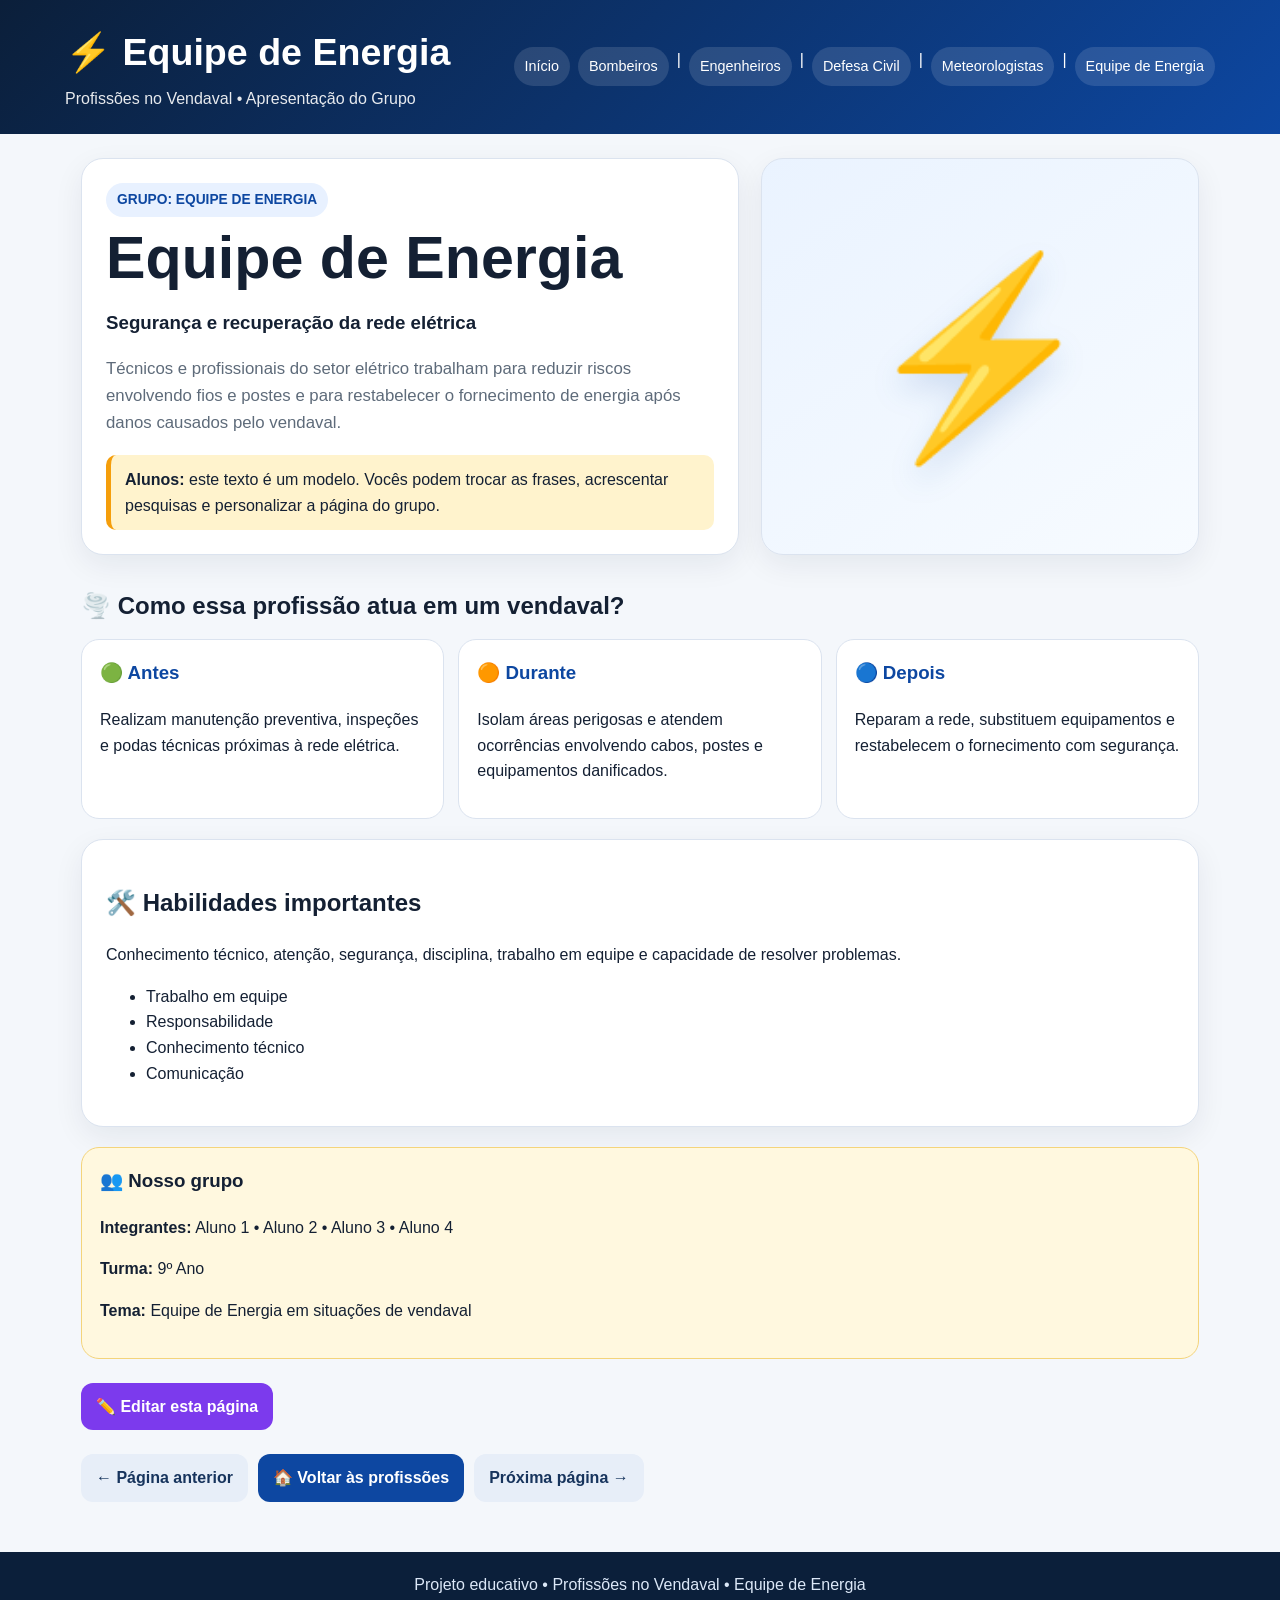
<file: energia.html>
<!DOCTYPE html>
<html lang="pt-BR">
<head>
  <meta charset="UTF-8">
  <meta name="viewport" content="width=device-width, initial-scale=1.0">
  <title>Equipe de Energia | Profissões no Vendaval</title>
  <link rel="stylesheet" href="styles.css">
</head>
<body>

<header class="site-header">
  <div class="header-inner">
    <div class="brand">
      <h1>⚡ Equipe de Energia</h1>
      <p>Profissões no Vendaval • Apresentação do Grupo</p>
    </div>
    <nav class="top-nav">
      <a href="index.html">Início</a>
      <a href="bombeiros.html">Bombeiros</a> | <a href="engenheiros.html">Engenheiros</a> | <a href="defesa-civil.html">Defesa Civil</a> | <a href="meteorologistas.html">Meteorologistas</a> | <a href="energia.html">Equipe de Energia</a>
    </nav>
  </div>
</header>

<main>
  <section class="hero">
    <article class="panel">
      <span class="eyebrow">GRUPO: EQUIPE DE ENERGIA</span>

      <!-- ALTERE AQUI O TÍTULO OU A FRASE DO GRUPO -->
      <h2>Equipe de Energia</h2>
      <h3>Segurança e recuperação da rede elétrica</h3>

      <!-- ALTERE AQUI A APRESENTAÇÃO -->
      <p>Técnicos e profissionais do setor elétrico trabalham para reduzir riscos envolvendo fios e postes e para restabelecer o fornecimento de energia após danos causados pelo vendaval.</p>

      <div class="edit-note">
        <strong>Alunos:</strong> este texto é um modelo. Vocês podem trocar as frases,
        acrescentar pesquisas e personalizar a página do grupo.
      </div>
    </article>

    <aside class="panel illustration">
      <div class="big-icon">⚡</div>
    </aside>
  </section>

  <h2 class="section-title">🌪️ Como essa profissão atua em um vendaval?</h2>

  <section class="info-grid">
    <article class="info-box">
      <h3>🟢 Antes</h3>
      <p>Realizam manutenção preventiva, inspeções e podas técnicas próximas à rede elétrica.</p>
    </article>

    <article class="info-box">
      <h3>🟠 Durante</h3>
      <p>Isolam áreas perigosas e atendem ocorrências envolvendo cabos, postes e equipamentos danificados.</p>
    </article>

    <article class="info-box">
      <h3>🔵 Depois</h3>
      <p>Reparam a rede, substituem equipamentos e restabelecem o fornecimento com segurança.</p>
    </article>
  </section>

  <section class="panel" style="margin-top:20px;">
    <h2>🛠️ Habilidades importantes</h2>
    <p>Conhecimento técnico, atenção, segurança, disciplina, trabalho em equipe e capacidade de resolver problemas.</p>

    <!-- O GRUPO PODE CRIAR NOVOS ITENS AQUI -->
    <ul>
      <li>Trabalho em equipe</li>
      <li>Responsabilidade</li>
      <li>Conhecimento técnico</li>
      <li>Comunicação</li>
    </ul>
  </section>

  <section class="group-box">
    <h3>👥 Nosso grupo</h3>

    <!-- ALTERE AQUI OS NOMES DOS ALUNOS -->
    <p><strong>Integrantes:</strong> Aluno 1 • Aluno 2 • Aluno 3 • Aluno 4</p>

    <!-- ALTERE AQUI A TURMA -->
    <p><strong>Turma:</strong> 9º Ano</p>

    <p><strong>Tema:</strong> Equipe de Energia em situações de vendaval</p>
  </section>

  <div class="presentation-nav">
    <a class="btn edit" href="editar-energia.html">✏️ Editar esta página</a>
  </div>

  <nav class="presentation-nav">
    <a class="btn secondary" href="meteorologistas.html">← Página anterior</a>
    <a class="btn" href="index.html">🏠 Voltar às profissões</a>
    <a class="btn secondary" href="bombeiros.html">Próxima página →</a>
  </nav>
</main>

<footer>
  Projeto educativo • Profissões no Vendaval • Equipe de Energia
</footer>

</body>
</html>
</file>
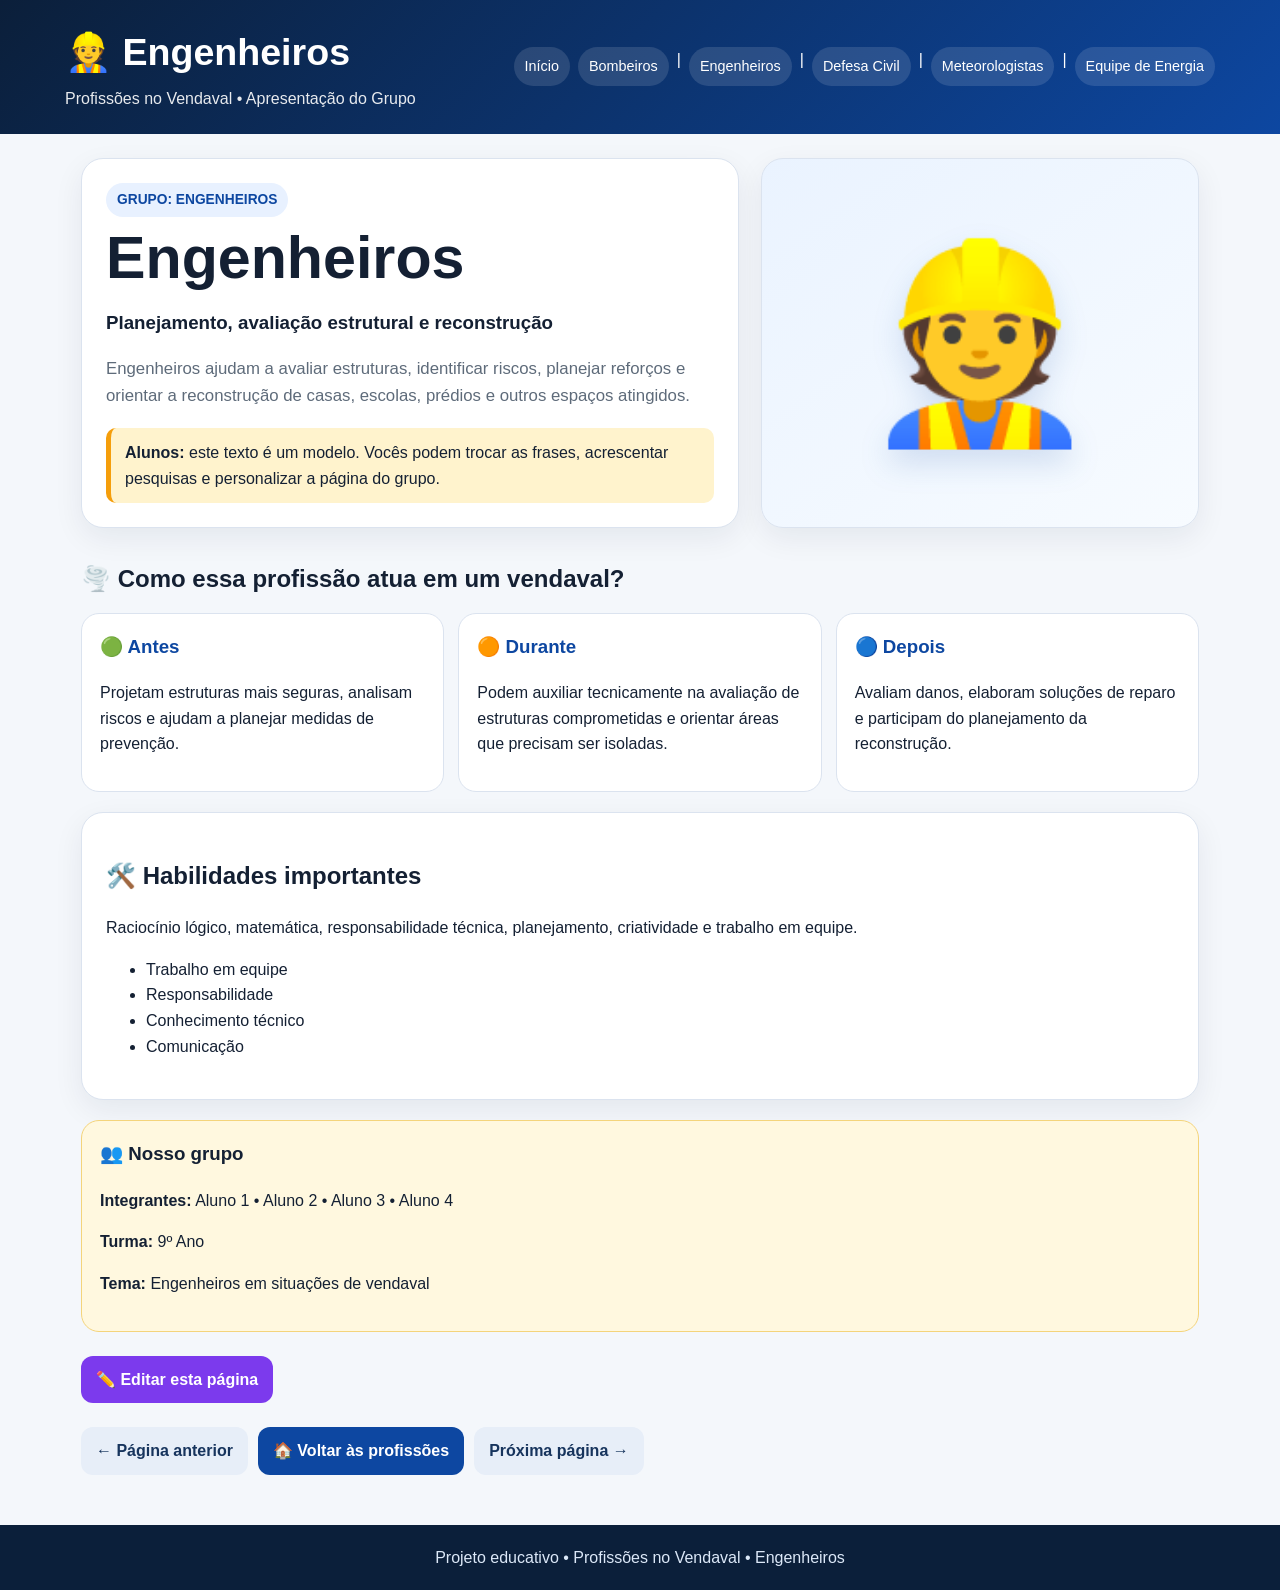
<file: engenheiros.html>
<!DOCTYPE html>
<html lang="pt-BR">
<head>
  <meta charset="UTF-8">
  <meta name="viewport" content="width=device-width, initial-scale=1.0">
  <title>Engenheiros | Profissões no Vendaval</title>
  <link rel="stylesheet" href="styles.css">
</head>
<body>

<header class="site-header">
  <div class="header-inner">
    <div class="brand">
      <h1>👷 Engenheiros</h1>
      <p>Profissões no Vendaval • Apresentação do Grupo</p>
    </div>
    <nav class="top-nav">
      <a href="index.html">Início</a>
      <a href="bombeiros.html">Bombeiros</a> | <a href="engenheiros.html">Engenheiros</a> | <a href="defesa-civil.html">Defesa Civil</a> | <a href="meteorologistas.html">Meteorologistas</a> | <a href="energia.html">Equipe de Energia</a>
    </nav>
  </div>
</header>

<main>
  <section class="hero">
    <article class="panel">
      <span class="eyebrow">GRUPO: ENGENHEIROS</span>

      <!-- ALTERE AQUI O TÍTULO OU A FRASE DO GRUPO -->
      <h2>Engenheiros</h2>
      <h3>Planejamento, avaliação estrutural e reconstrução</h3>

      <!-- ALTERE AQUI A APRESENTAÇÃO -->
      <p>Engenheiros ajudam a avaliar estruturas, identificar riscos, planejar reforços e orientar a reconstrução de casas, escolas, prédios e outros espaços atingidos.</p>

      <div class="edit-note">
        <strong>Alunos:</strong> este texto é um modelo. Vocês podem trocar as frases,
        acrescentar pesquisas e personalizar a página do grupo.
      </div>
    </article>

    <aside class="panel illustration">
      <div class="big-icon">👷</div>
    </aside>
  </section>

  <h2 class="section-title">🌪️ Como essa profissão atua em um vendaval?</h2>

  <section class="info-grid">
    <article class="info-box">
      <h3>🟢 Antes</h3>
      <p>Projetam estruturas mais seguras, analisam riscos e ajudam a planejar medidas de prevenção.</p>
    </article>

    <article class="info-box">
      <h3>🟠 Durante</h3>
      <p>Podem auxiliar tecnicamente na avaliação de estruturas comprometidas e orientar áreas que precisam ser isoladas.</p>
    </article>

    <article class="info-box">
      <h3>🔵 Depois</h3>
      <p>Avaliam danos, elaboram soluções de reparo e participam do planejamento da reconstrução.</p>
    </article>
  </section>

  <section class="panel" style="margin-top:20px;">
    <h2>🛠️ Habilidades importantes</h2>
    <p>Raciocínio lógico, matemática, responsabilidade técnica, planejamento, criatividade e trabalho em equipe.</p>

    <!-- O GRUPO PODE CRIAR NOVOS ITENS AQUI -->
    <ul>
      <li>Trabalho em equipe</li>
      <li>Responsabilidade</li>
      <li>Conhecimento técnico</li>
      <li>Comunicação</li>
    </ul>
  </section>

  <section class="group-box">
    <h3>👥 Nosso grupo</h3>

    <!-- ALTERE AQUI OS NOMES DOS ALUNOS -->
    <p><strong>Integrantes:</strong> Aluno 1 • Aluno 2 • Aluno 3 • Aluno 4</p>

    <!-- ALTERE AQUI A TURMA -->
    <p><strong>Turma:</strong> 9º Ano</p>

    <p><strong>Tema:</strong> Engenheiros em situações de vendaval</p>
  </section>

  <div class="presentation-nav">
    <a class="btn edit" href="editar-engenheiros.html">✏️ Editar esta página</a>
  </div>

  <nav class="presentation-nav">
    <a class="btn secondary" href="bombeiros.html">← Página anterior</a>
    <a class="btn" href="index.html">🏠 Voltar às profissões</a>
    <a class="btn secondary" href="defesa-civil.html">Próxima página →</a>
  </nav>
</main>

<footer>
  Projeto educativo • Profissões no Vendaval • Engenheiros
</footer>

</body>
</html>
</file>
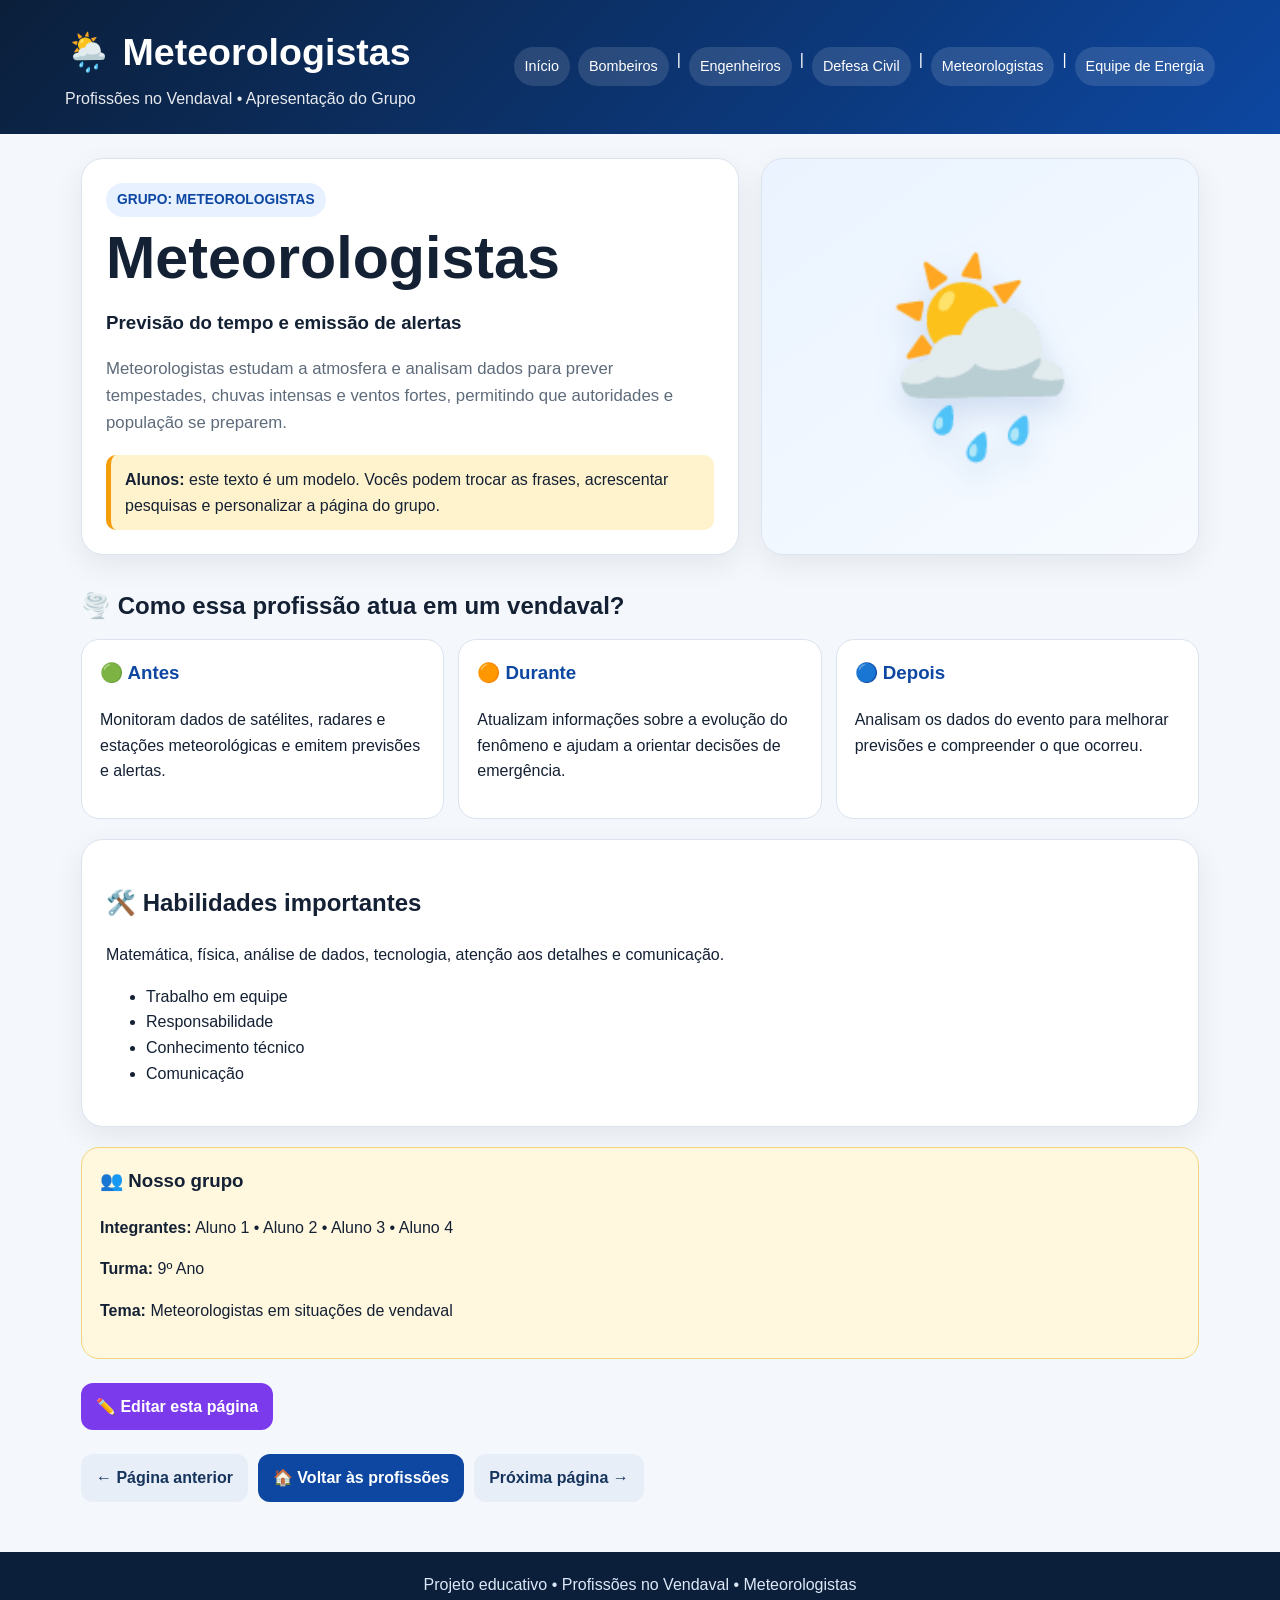
<file: meteorologistas.html>
<!DOCTYPE html>
<html lang="pt-BR">
<head>
  <meta charset="UTF-8">
  <meta name="viewport" content="width=device-width, initial-scale=1.0">
  <title>Meteorologistas | Profissões no Vendaval</title>
  <link rel="stylesheet" href="styles.css">
</head>
<body>

<header class="site-header">
  <div class="header-inner">
    <div class="brand">
      <h1>🌦️ Meteorologistas</h1>
      <p>Profissões no Vendaval • Apresentação do Grupo</p>
    </div>
    <nav class="top-nav">
      <a href="index.html">Início</a>
      <a href="bombeiros.html">Bombeiros</a> | <a href="engenheiros.html">Engenheiros</a> | <a href="defesa-civil.html">Defesa Civil</a> | <a href="meteorologistas.html">Meteorologistas</a> | <a href="energia.html">Equipe de Energia</a>
    </nav>
  </div>
</header>

<main>
  <section class="hero">
    <article class="panel">
      <span class="eyebrow">GRUPO: METEOROLOGISTAS</span>

      <!-- ALTERE AQUI O TÍTULO OU A FRASE DO GRUPO -->
      <h2>Meteorologistas</h2>
      <h3>Previsão do tempo e emissão de alertas</h3>

      <!-- ALTERE AQUI A APRESENTAÇÃO -->
      <p>Meteorologistas estudam a atmosfera e analisam dados para prever tempestades, chuvas intensas e ventos fortes, permitindo que autoridades e população se preparem.</p>

      <div class="edit-note">
        <strong>Alunos:</strong> este texto é um modelo. Vocês podem trocar as frases,
        acrescentar pesquisas e personalizar a página do grupo.
      </div>
    </article>

    <aside class="panel illustration">
      <div class="big-icon">🌦️</div>
    </aside>
  </section>

  <h2 class="section-title">🌪️ Como essa profissão atua em um vendaval?</h2>

  <section class="info-grid">
    <article class="info-box">
      <h3>🟢 Antes</h3>
      <p>Monitoram dados de satélites, radares e estações meteorológicas e emitem previsões e alertas.</p>
    </article>

    <article class="info-box">
      <h3>🟠 Durante</h3>
      <p>Atualizam informações sobre a evolução do fenômeno e ajudam a orientar decisões de emergência.</p>
    </article>

    <article class="info-box">
      <h3>🔵 Depois</h3>
      <p>Analisam os dados do evento para melhorar previsões e compreender o que ocorreu.</p>
    </article>
  </section>

  <section class="panel" style="margin-top:20px;">
    <h2>🛠️ Habilidades importantes</h2>
    <p>Matemática, física, análise de dados, tecnologia, atenção aos detalhes e comunicação.</p>

    <!-- O GRUPO PODE CRIAR NOVOS ITENS AQUI -->
    <ul>
      <li>Trabalho em equipe</li>
      <li>Responsabilidade</li>
      <li>Conhecimento técnico</li>
      <li>Comunicação</li>
    </ul>
  </section>

  <section class="group-box">
    <h3>👥 Nosso grupo</h3>

    <!-- ALTERE AQUI OS NOMES DOS ALUNOS -->
    <p><strong>Integrantes:</strong> Aluno 1 • Aluno 2 • Aluno 3 • Aluno 4</p>

    <!-- ALTERE AQUI A TURMA -->
    <p><strong>Turma:</strong> 9º Ano</p>

    <p><strong>Tema:</strong> Meteorologistas em situações de vendaval</p>
  </section>

  <div class="presentation-nav">
    <a class="btn edit" href="editar-meteorologistas.html">✏️ Editar esta página</a>
  </div>

  <nav class="presentation-nav">
    <a class="btn secondary" href="defesa-civil.html">← Página anterior</a>
    <a class="btn" href="index.html">🏠 Voltar às profissões</a>
    <a class="btn secondary" href="energia.html">Próxima página →</a>
  </nav>
</main>

<footer>
  Projeto educativo • Profissões no Vendaval • Meteorologistas
</footer>

</body>
</html>
</file>
<file: styles.css>
* { box-sizing: border-box; }

:root {
  --bg: #f4f7fb;
  --card: #ffffff;
  --text: #142033;
  --muted: #5e6b7a;
  --blue: #0d47a1;
  --blue2: #1565c0;
  --line: #dbe3ef;
  --accent: #e8f1ff;
}

html { scroll-behavior: smooth; }

body {
  margin: 0;
  font-family: Arial, Helvetica, sans-serif;
  background: var(--bg);
  color: var(--text);
  line-height: 1.6;
}

a { color: inherit; }

.site-header {
  background: linear-gradient(135deg, #0b1f3a, #0d47a1);
  color: #fff;
  padding: 22px 16px;
}

.header-inner {
  max-width: 1150px;
  margin: auto;
  display: flex;
  gap: 18px;
  align-items: center;
  justify-content: space-between;
  flex-wrap: wrap;
}

.brand h1 {
  margin: 0;
  font-size: clamp(1.5rem, 4vw, 2.35rem);
}

.brand p {
  margin: 4px 0 0;
  opacity: .9;
}

.top-nav {
  display: flex;
  gap: 8px;
  flex-wrap: wrap;
}

.top-nav a {
  text-decoration: none;
  padding: 8px 11px;
  border-radius: 999px;
  background: rgba(255,255,255,.12);
  font-size: .9rem;
}

.top-nav a:hover {
  background: rgba(255,255,255,.22);
}

main {
  max-width: 1150px;
  margin: auto;
  padding: 24px 16px 50px;
}

.hero {
  display: grid;
  grid-template-columns: 1.2fr .8fr;
  gap: 22px;
  align-items: stretch;
  margin-bottom: 24px;
}

.panel {
  background: var(--card);
  border: 1px solid var(--line);
  border-radius: 22px;
  padding: 24px;
  box-shadow: 0 10px 30px rgba(20,32,51,.07);
}

.eyebrow {
  display: inline-block;
  background: var(--accent);
  color: var(--blue);
  border-radius: 999px;
  padding: 6px 11px;
  font-weight: bold;
  font-size: .86rem;
  margin-bottom: 10px;
}

.hero h2 {
  font-size: clamp(2rem, 6vw, 3.7rem);
  line-height: 1.05;
  margin: 0 0 12px;
}

.hero p {
  color: var(--muted);
  font-size: 1.05rem;
}

.illustration {
  min-height: 300px;
  background: linear-gradient(145deg, #eaf3ff, #f7fbff);
  display: grid;
  place-items: center;
  overflow: hidden;
}

.illustration .big-icon {
  font-size: clamp(6rem, 18vw, 12rem);
  filter: drop-shadow(0 14px 15px rgba(13,71,161,.15));
}

.cards {
  display: grid;
  grid-template-columns: repeat(5, 1fr);
  gap: 14px;
}

.prof-card {
  display: block;
  background: #fff;
  border: 1px solid var(--line);
  border-radius: 18px;
  text-decoration: none;
  padding: 18px;
  box-shadow: 0 8px 22px rgba(20,32,51,.06);
  transition: .2s transform, .2s box-shadow;
}

.prof-card:hover {
  transform: translateY(-4px);
  box-shadow: 0 14px 28px rgba(20,32,51,.12);
}

.prof-card .icon {
  font-size: 3rem;
}

.prof-card h3 {
  margin: 8px 0 3px;
}

.prof-card p {
  margin: 0;
  color: var(--muted);
  font-size: .92rem;
}

.section-title {
  margin: 32px 0 14px;
  font-size: 1.5rem;
}

.info-grid {
  display: grid;
  grid-template-columns: repeat(3, 1fr);
  gap: 14px;
}

.info-box {
  background: #fff;
  border: 1px solid var(--line);
  border-radius: 18px;
  padding: 18px;
}

.info-box h3 {
  margin-top: 0;
  color: var(--blue);
}

.group-box {
  margin-top: 20px;
  background: #fff8df;
  border: 1px solid #f4d47b;
  border-radius: 18px;
  padding: 18px;
}

.group-box h3 { margin-top: 0; }

.presentation-nav {
  display: flex;
  gap: 10px;
  flex-wrap: wrap;
  margin-top: 24px;
}

.btn {
  display: inline-block;
  text-decoration: none;
  border-radius: 12px;
  padding: 11px 15px;
  background: var(--blue);
  color: #fff;
  font-weight: bold;
}

.btn.secondary {
  background: #e7eef8;
  color: #17345d;
}

footer {
  background: #0b1f3a;
  color: #dce8f8;
  text-align: center;
  padding: 20px 14px;
}

.edit-note {
  background: #fff3cd;
  border-left: 5px solid #f59e0b;
  padding: 12px 14px;
  border-radius: 10px;
  margin-top: 18px;
}

@media (max-width: 930px) {
  .hero { grid-template-columns: 1fr; }
  .cards { grid-template-columns: repeat(2, 1fr); }
  .info-grid { grid-template-columns: 1fr; }
}

@media (max-width: 560px) {
  .cards { grid-template-columns: 1fr; }
  .panel { padding: 18px; }
  .top-nav { display: none; }
}


/* ===== Atualização: apresentação + edição por grupo ===== */

.prof-card {
  cursor: default;
}

.prof-card:hover {
  transform: none;
}

.card-actions {
  display: grid;
  gap: 8px;
  margin-top: 14px;
}

.card-actions a {
  text-align: center;
}

.btn.edit {
  background: #7c3aed;
  color: #fff;
}

.editor-layout {
  display: grid;
  grid-template-columns: 1fr 1fr;
  gap: 16px;
  align-items: start;
}

.editor-card {
  background: #fff;
  border: 1px solid var(--line);
  border-radius: 18px;
  padding: 16px;
  box-shadow: 0 8px 22px rgba(20,32,51,.06);
}

.editor-card h2 {
  margin-top: 0;
}

.code-editor {
  width: 100%;
  min-height: 650px;
  resize: vertical;
  border: 1px solid #cbd5e1;
  border-radius: 12px;
  padding: 12px;
  font-family: Consolas, "Courier New", monospace;
  font-size: 15px;
  line-height: 1.45;
  background: #0f172a;
  color: #e2e8f0;
  outline: none;
}

.code-editor:focus {
  border-color: #2563eb;
  box-shadow: 0 0 0 3px rgba(37,99,235,.15);
}

.editor-buttons {
  display: grid;
  grid-template-columns: repeat(4, 1fr);
  gap: 8px;
  margin-top: 10px;
}

.editor-buttons button,
.editor-buttons a {
  border: 0;
  border-radius: 10px;
  padding: 11px 10px;
  font-weight: 700;
  font-size: .9rem;
  cursor: pointer;
  text-decoration: none;
  text-align: center;
}

.run-btn {
  background: #2563eb;
  color: white;
}

.download-btn {
  background: #7c3aed;
  color: white;
}

.restore-btn {
  background: #e5e7eb;
  color: #111827;
}

.back-btn {
  background: #dcfce7;
  color: #166534;
}

.preview-frame {
  width: 100%;
  min-height: 760px;
  border: 1px solid #cbd5e1;
  border-radius: 12px;
  background: white;
}

.save-status {
  min-height: 22px;
  margin-top: 8px;
  font-size: .9rem;
  font-weight: bold;
  color: #166534;
}

.autosave-note {
  background: #ecfdf5;
  border-left: 5px solid #10b981;
  padding: 12px 14px;
  border-radius: 10px;
  margin-bottom: 14px;
}

@media (max-width: 950px) {
  .editor-layout {
    grid-template-columns: 1fr;
  }

  .code-editor {
    min-height: 420px;
  }

  .preview-frame {
    min-height: 600px;
  }
}

@media (max-width: 560px) {
  .editor-buttons {
    grid-template-columns: repeat(2, 1fr);
  }
}
</file>
